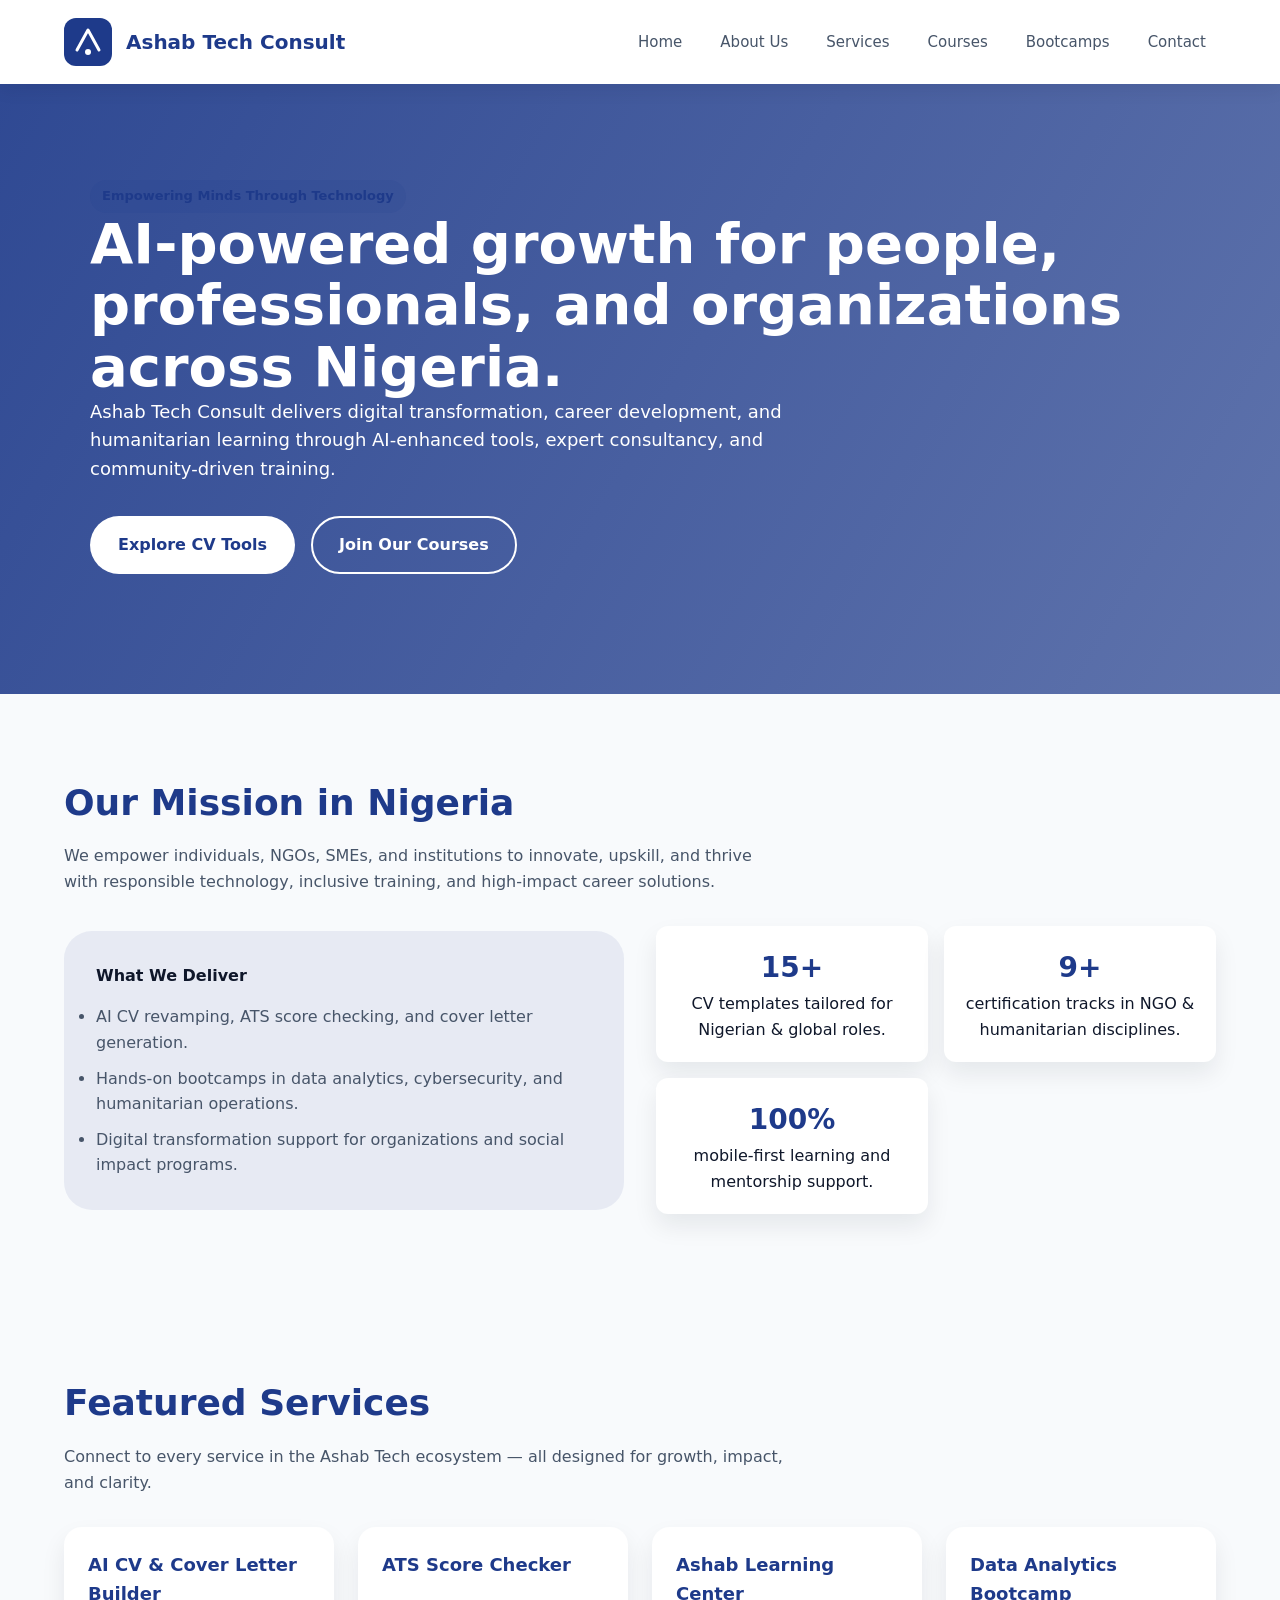
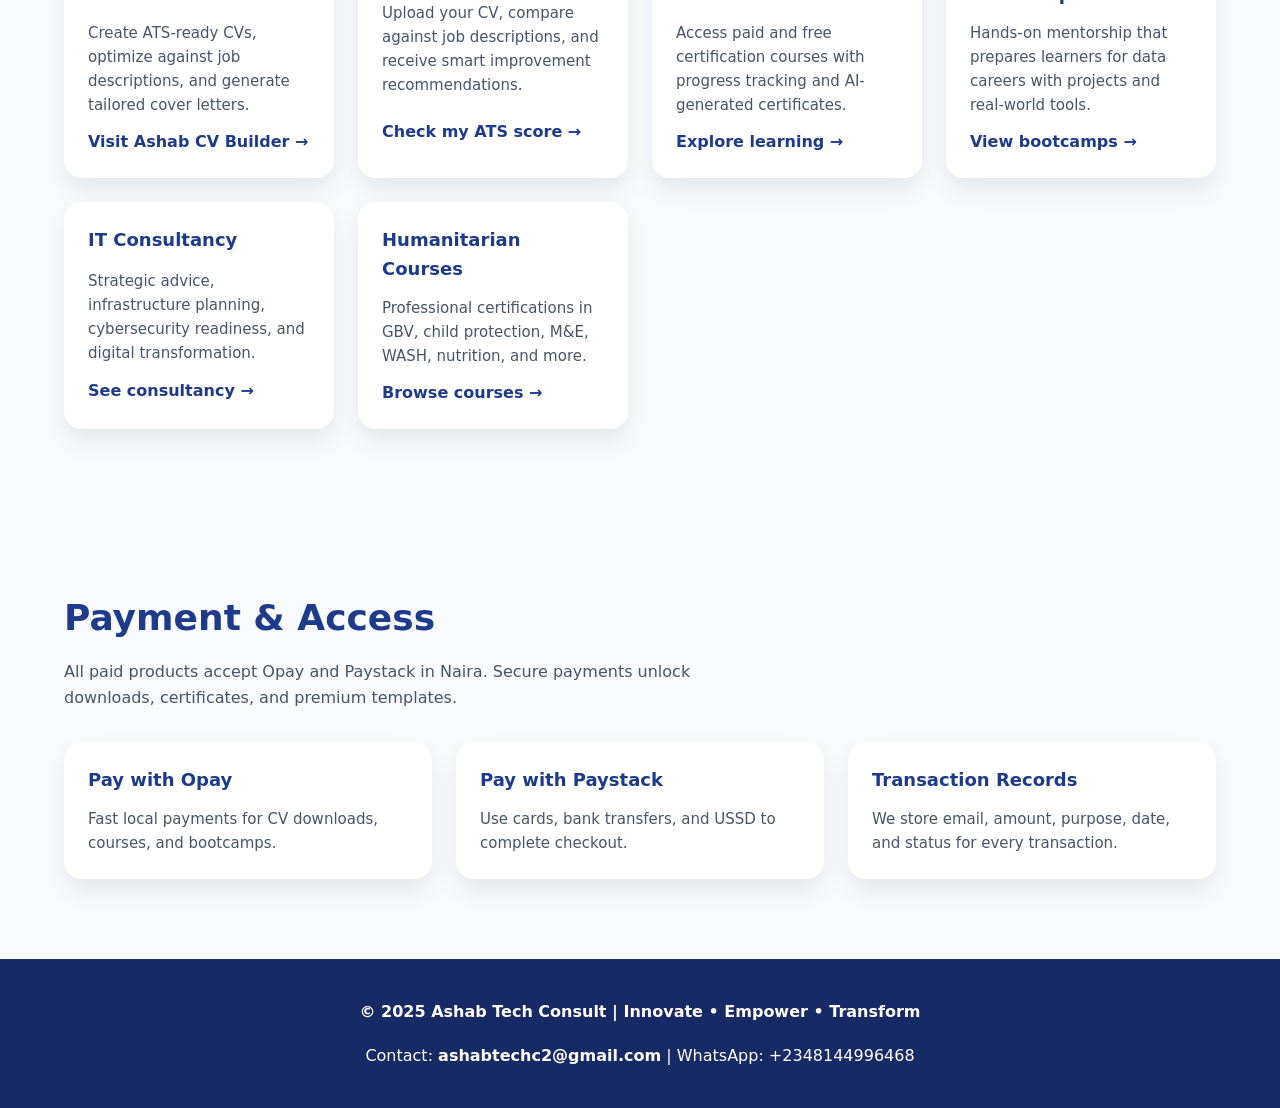
<file: index.html>
<!DOCTYPE html>
<html lang="en">
  <head>
    <meta charset="UTF-8" />
    <meta name="viewport" content="width=device-width, initial-scale=1.0" />
    <title>Ashab Tech Consult | Empowering Minds Through Technology</title>
    <meta
      name="description"
      content="Ashab Tech Consult is a Nigerian technology, innovation, and learning hub delivering AI-powered CV tools, cybersecurity, data analytics, tech training, and humanitarian certification programs."
    />
    <link rel="stylesheet" href="assets/css/styles.css" />
  </head>
  <body>
    <header>
      <nav class="navbar">
        <div class="brand">
          <img src="assets/images/logo-placeholder.svg" alt="Ashab Tech Consult logo placeholder" />
          <h1>Ashab Tech Consult</h1>
        </div>
        <div class="nav-links">
          <a href="index.html">Home</a>
          <a href="about.html">About Us</a>
          <a href="services.html">Services</a>
          <a href="courses.html">Courses</a>
          <a href="bootcamps.html">Bootcamps</a>
          <a href="contact.html">Contact</a>
        </div>
      </nav>
    </header>

    <section class="hero">
      <div class="hero-content">
        <div>
          <span class="badge">Empowering Minds Through Technology</span>
          <h2>AI-powered growth for people, professionals, and organizations across Nigeria.</h2>
          <p>
            Ashab Tech Consult delivers digital transformation, career development, and humanitarian learning through
            AI-enhanced tools, expert consultancy, and community-driven training.
          </p>
        </div>
        <div class="hero-cta">
          <a class="button primary" href="cv/index.html">Explore CV Tools</a>
          <a class="button secondary" href="courses.html">Join Our Courses</a>
        </div>
      </div>
    </section>

    <section class="section">
      <div class="section-header">
        <h3>Our Mission in Nigeria</h3>
        <p>
          We empower individuals, NGOs, SMEs, and institutions to innovate, upskill, and thrive with responsible
          technology, inclusive training, and high-impact career solutions.
        </p>
      </div>
      <div class="two-column">
        <div class="highlight">
          <h4>What We Deliver</h4>
          <ul class="list">
            <li>AI CV revamping, ATS score checking, and cover letter generation.</li>
            <li>Hands-on bootcamps in data analytics, cybersecurity, and humanitarian operations.</li>
            <li>Digital transformation support for organizations and social impact programs.</li>
          </ul>
        </div>
        <div class="stat-grid">
          <div class="stat">
            <span>15+</span>
            CV templates tailored for Nigerian & global roles.
          </div>
          <div class="stat">
            <span>9+</span>
            certification tracks in NGO & humanitarian disciplines.
          </div>
          <div class="stat">
            <span>100%</span>
            mobile-first learning and mentorship support.
          </div>
        </div>
      </div>
    </section>

    <section class="section">
      <div class="section-header">
        <h3>Featured Services</h3>
        <p>Connect to every service in the Ashab Tech ecosystem — all designed for growth, impact, and clarity.</p>
      </div>
      <div class="card-grid">
        <div class="card">
          <h4>AI CV & Cover Letter Builder</h4>
          <p>Create ATS-ready CVs, optimize against job descriptions, and generate tailored cover letters.</p>
          <a href="cv/index.html">Visit Ashab CV Builder →</a>
        </div>
        <div class="card">
          <h4>ATS Score Checker</h4>
          <p>Upload your CV, compare against job descriptions, and receive smart improvement recommendations.</p>
          <a href="ats/index.html">Check my ATS score →</a>
        </div>
        <div class="card">
          <h4>Ashab Learning Center</h4>
          <p>Access paid and free certification courses with progress tracking and AI-generated certificates.</p>
          <a href="learn/index.html">Explore learning →</a>
        </div>
        <div class="card">
          <h4>Data Analytics Bootcamp</h4>
          <p>Hands-on mentorship that prepares learners for data careers with projects and real-world tools.</p>
          <a href="bootcamps.html">View bootcamps →</a>
        </div>
        <div class="card">
          <h4>IT Consultancy</h4>
          <p>Strategic advice, infrastructure planning, cybersecurity readiness, and digital transformation.</p>
          <a href="services.html">See consultancy →</a>
        </div>
        <div class="card">
          <h4>Humanitarian Courses</h4>
          <p>Professional certifications in GBV, child protection, M&amp;E, WASH, nutrition, and more.</p>
          <a href="courses.html">Browse courses →</a>
        </div>
      </div>
    </section>

    <section class="section">
      <div class="section-header">
        <h3>Payment & Access</h3>
        <p>
          All paid products accept Opay and Paystack in Naira. Secure payments unlock downloads, certificates, and
          premium templates.
        </p>
      </div>
      <div class="card-grid">
        <div class="card">
          <h4>Pay with Opay</h4>
          <p>Fast local payments for CV downloads, courses, and bootcamps.</p>
        </div>
        <div class="card">
          <h4>Pay with Paystack</h4>
          <p>Use cards, bank transfers, and USSD to complete checkout.</p>
        </div>
        <div class="card">
          <h4>Transaction Records</h4>
          <p>We store email, amount, purpose, date, and status for every transaction.</p>
        </div>
      </div>
    </section>

    <footer class="footer">
      <div class="footer-content">
        <strong>© 2025 Ashab Tech Consult | Innovate • Empower • Transform</strong>
        <span>Contact: <a href="mailto:ashabtechc2@gmail.com">ashabtechc2@gmail.com</a> | WhatsApp: +2348144996468</span>
      </div>
    </footer>
  </body>
</html>
</file>
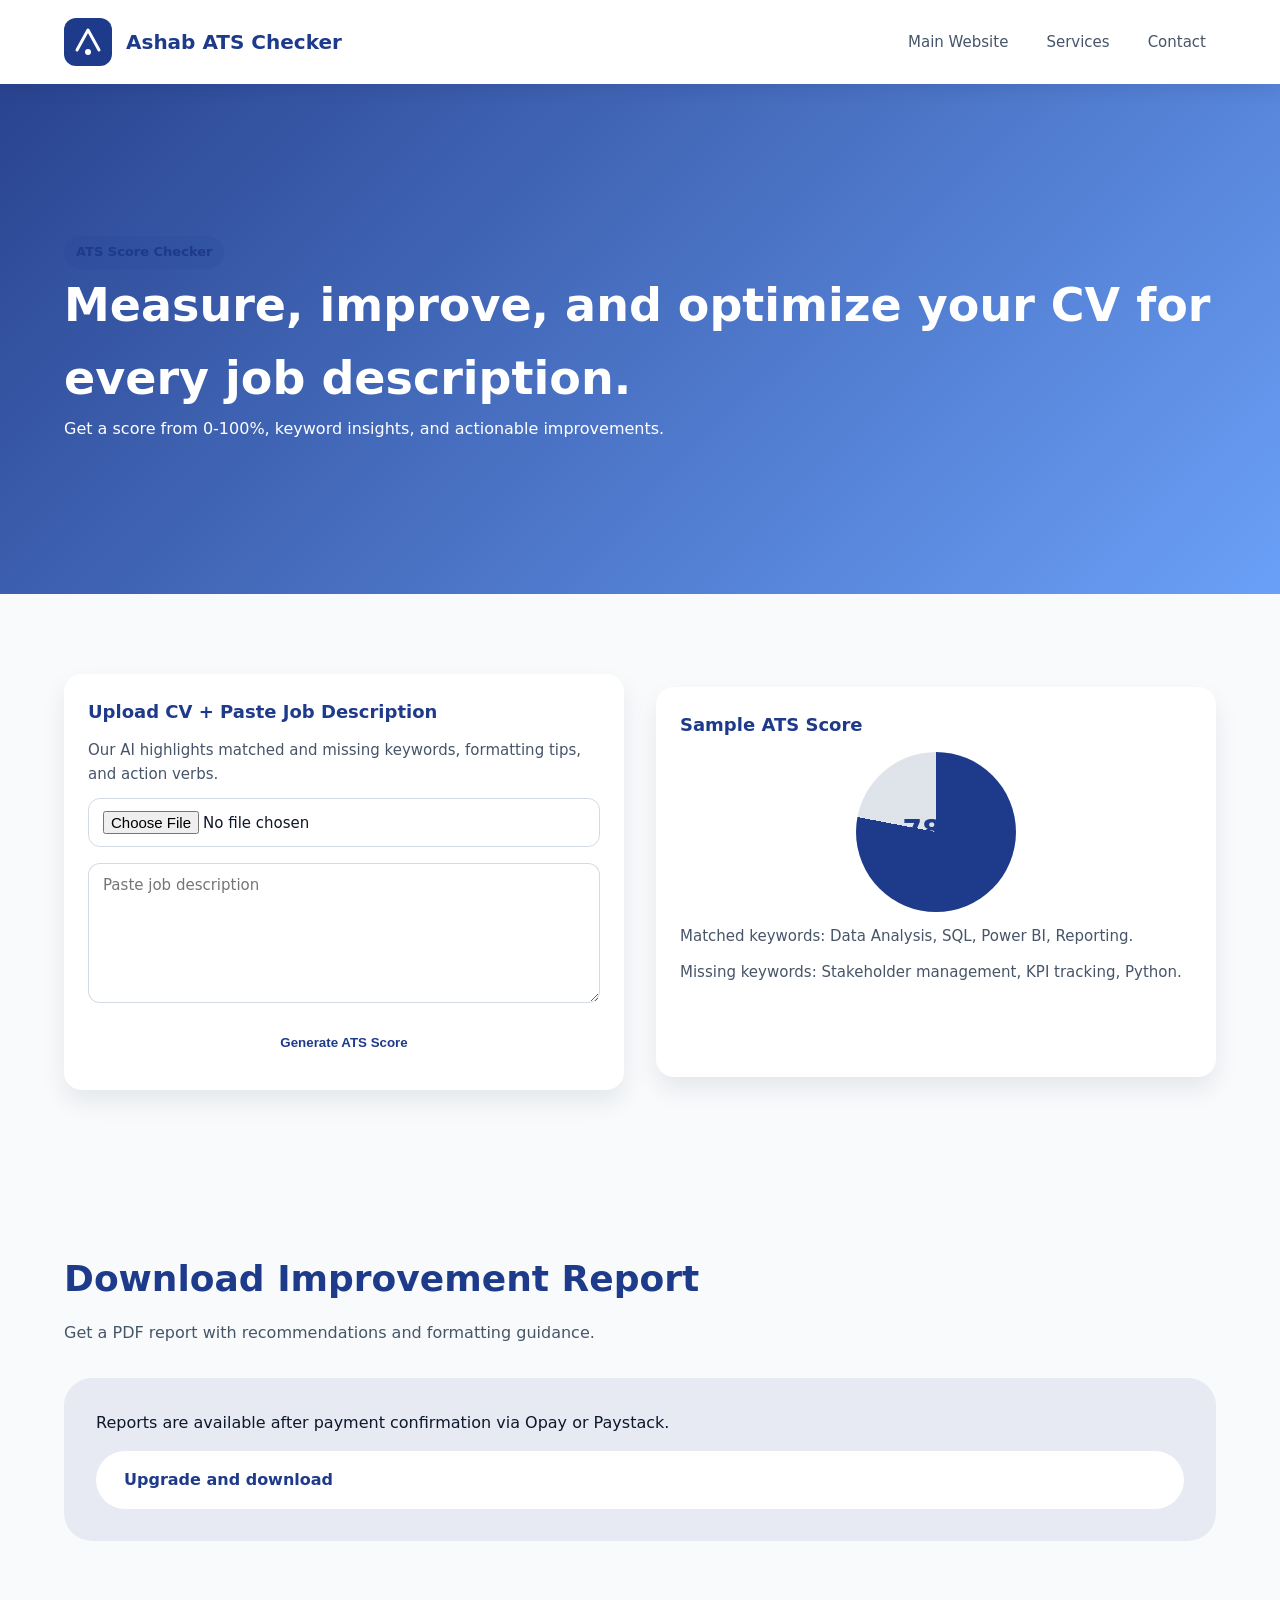
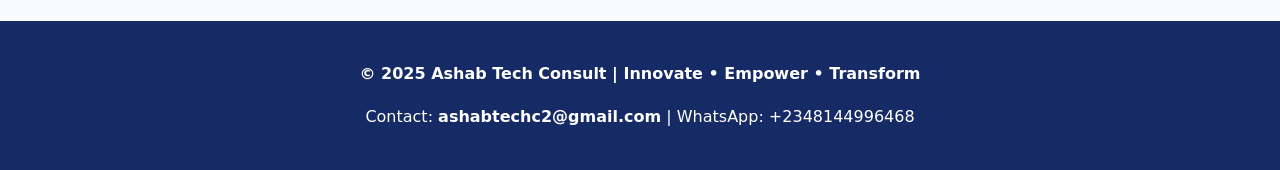
<file: ats/index.html>
<!DOCTYPE html>
<html lang="en">
  <head>
    <meta charset="UTF-8" />
    <meta name="viewport" content="width=device-width, initial-scale=1.0" />
    <title>Ashab ATS Checker | CV Compatibility Score</title>
    <meta
      name="description"
      content="Upload your CV and job description to get an AI-generated ATS score, keyword highlights, and improvement report."
    />
    <link rel="stylesheet" href="../assets/css/styles.css" />
  </head>
  <body>
    <header>
      <nav class="navbar">
        <div class="brand">
          <img src="../assets/images/logo-placeholder.svg" alt="Ashab Tech Consult logo placeholder" />
          <h1>Ashab ATS Checker</h1>
        </div>
        <div class="nav-links">
          <a href="../index.html">Main Website</a>
          <a href="../services.html">Services</a>
          <a href="../contact.html">Contact</a>
        </div>
      </nav>
    </header>

    <section class="sub-hero">
      <div class="section">
        <span class="badge">ATS Score Checker</span>
        <h2>Measure, improve, and optimize your CV for every job description.</h2>
        <p>Get a score from 0-100%, keyword insights, and actionable improvements.</p>
      </div>
    </section>

    <section class="section">
      <div class="two-column">
        <div class="card">
          <h4>Upload CV + Paste Job Description</h4>
          <p>Our AI highlights matched and missing keywords, formatting tips, and action verbs.</p>
          <form class="form">
            <input type="file" name="cv" accept=".pdf,.doc,.docx" required />
            <textarea name="jobDescription" placeholder="Paste job description" required></textarea>
            <button class="button primary" type="submit">Generate ATS Score</button>
          </form>
        </div>
        <div class="card">
          <h4>Sample ATS Score</h4>
          <div class="progress-circle">
            <span>78%</span>
          </div>
          <p>Matched keywords: Data Analysis, SQL, Power BI, Reporting.</p>
          <p>Missing keywords: Stakeholder management, KPI tracking, Python.</p>
          <a class="button secondary" href="../cv/index.html">Improve My CV</a>
        </div>
      </div>
    </section>

    <section class="section">
      <div class="section-header">
        <h3>Download Improvement Report</h3>
        <p>Get a PDF report with recommendations and formatting guidance.</p>
      </div>
      <div class="highlight">
        <p>Reports are available after payment confirmation via Opay or Paystack.</p>
        <a class="button primary" href="../cv/index.html">Upgrade and download</a>
      </div>
    </section>

    <footer class="footer">
      <div class="footer-content">
        <strong>© 2025 Ashab Tech Consult | Innovate • Empower • Transform</strong>
        <span>Contact: <a href="mailto:ashabtechc2@gmail.com">ashabtechc2@gmail.com</a> | WhatsApp: +2348144996468</span>
      </div>
    </footer>
  </body>
</html>
</file>
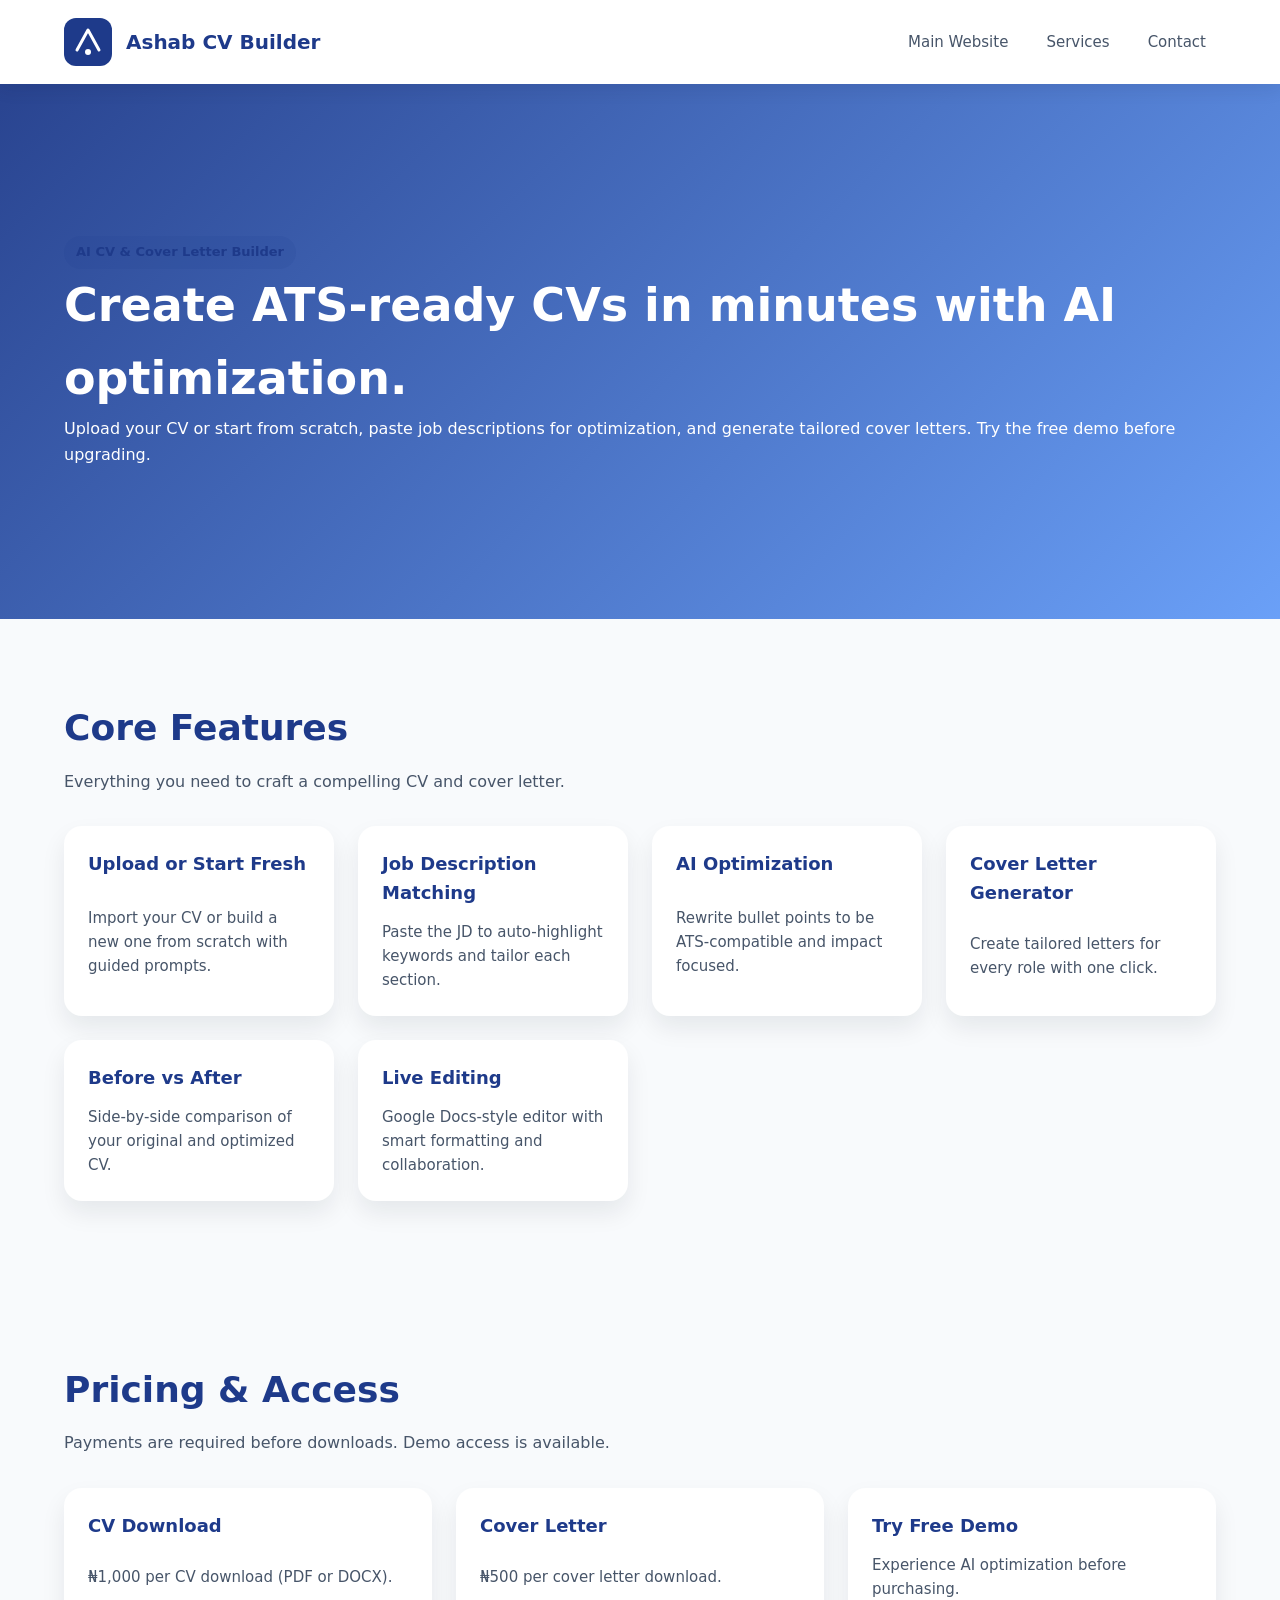
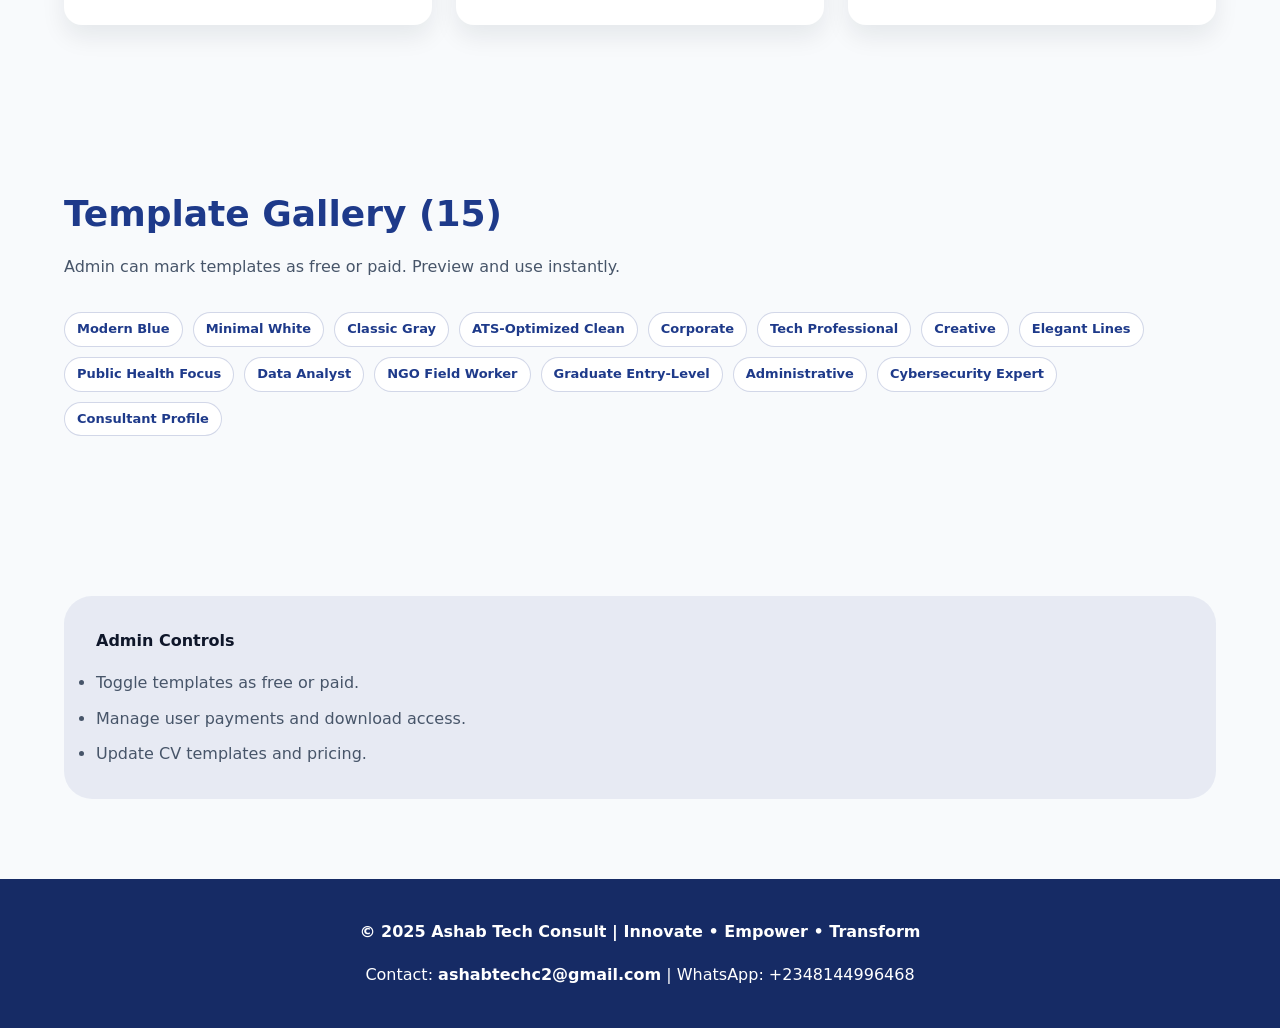
<file: cv/index.html>
<!DOCTYPE html>
<html lang="en">
  <head>
    <meta charset="UTF-8" />
    <meta name="viewport" content="width=device-width, initial-scale=1.0" />
    <title>Ashab CV Builder | AI CV & Cover Letter Tools</title>
    <meta
      name="description"
      content="Ashab CV Builder is an AI-powered CV and cover letter platform with ATS optimization, live editing, and premium templates."
    />
    <link rel="stylesheet" href="../assets/css/styles.css" />
  </head>
  <body>
    <header>
      <nav class="navbar">
        <div class="brand">
          <img src="../assets/images/logo-placeholder.svg" alt="Ashab Tech Consult logo placeholder" />
          <h1>Ashab CV Builder</h1>
        </div>
        <div class="nav-links">
          <a href="../index.html">Main Website</a>
          <a href="../services.html">Services</a>
          <a href="../contact.html">Contact</a>
        </div>
      </nav>
    </header>

    <section class="sub-hero">
      <div class="section">
        <span class="badge">AI CV & Cover Letter Builder</span>
        <h2>Create ATS-ready CVs in minutes with AI optimization.</h2>
        <p>
          Upload your CV or start from scratch, paste job descriptions for optimization, and generate tailored cover
          letters. Try the free demo before upgrading.
        </p>
      </div>
    </section>

    <section class="section">
      <div class="section-header">
        <h3>Core Features</h3>
        <p>Everything you need to craft a compelling CV and cover letter.</p>
      </div>
      <div class="card-grid">
        <div class="card">
          <h4>Upload or Start Fresh</h4>
          <p>Import your CV or build a new one from scratch with guided prompts.</p>
        </div>
        <div class="card">
          <h4>Job Description Matching</h4>
          <p>Paste the JD to auto-highlight keywords and tailor each section.</p>
        </div>
        <div class="card">
          <h4>AI Optimization</h4>
          <p>Rewrite bullet points to be ATS-compatible and impact focused.</p>
        </div>
        <div class="card">
          <h4>Cover Letter Generator</h4>
          <p>Create tailored letters for every role with one click.</p>
        </div>
        <div class="card">
          <h4>Before vs After</h4>
          <p>Side-by-side comparison of your original and optimized CV.</p>
        </div>
        <div class="card">
          <h4>Live Editing</h4>
          <p>Google Docs-style editor with smart formatting and collaboration.</p>
        </div>
      </div>
    </section>

    <section class="section">
      <div class="section-header">
        <h3>Pricing & Access</h3>
        <p>Payments are required before downloads. Demo access is available.</p>
      </div>
      <div class="card-grid">
        <div class="card">
          <h4>CV Download</h4>
          <p>₦1,000 per CV download (PDF or DOCX).</p>
        </div>
        <div class="card">
          <h4>Cover Letter</h4>
          <p>₦500 per cover letter download.</p>
        </div>
        <div class="card">
          <h4>Try Free Demo</h4>
          <p>Experience AI optimization before purchasing.</p>
        </div>
      </div>
    </section>

    <section class="section">
      <div class="section-header">
        <h3>Template Gallery (15)</h3>
        <p>Admin can mark templates as free or paid. Preview and use instantly.</p>
      </div>
      <div class="tag-grid">
        <span class="tag">Modern Blue</span>
        <span class="tag">Minimal White</span>
        <span class="tag">Classic Gray</span>
        <span class="tag">ATS-Optimized Clean</span>
        <span class="tag">Corporate</span>
        <span class="tag">Tech Professional</span>
        <span class="tag">Creative</span>
        <span class="tag">Elegant Lines</span>
        <span class="tag">Public Health Focus</span>
        <span class="tag">Data Analyst</span>
        <span class="tag">NGO Field Worker</span>
        <span class="tag">Graduate Entry-Level</span>
        <span class="tag">Administrative</span>
        <span class="tag">Cybersecurity Expert</span>
        <span class="tag">Consultant Profile</span>
      </div>
    </section>

    <section class="section">
      <div class="highlight">
        <h4>Admin Controls</h4>
        <ul class="list">
          <li>Toggle templates as free or paid.</li>
          <li>Manage user payments and download access.</li>
          <li>Update CV templates and pricing.</li>
        </ul>
      </div>
    </section>

    <footer class="footer">
      <div class="footer-content">
        <strong>© 2025 Ashab Tech Consult | Innovate • Empower • Transform</strong>
        <span>Contact: <a href="mailto:ashabtechc2@gmail.com">ashabtechc2@gmail.com</a> | WhatsApp: +2348144996468</span>
      </div>
    </footer>
  </body>
</html>
</file>
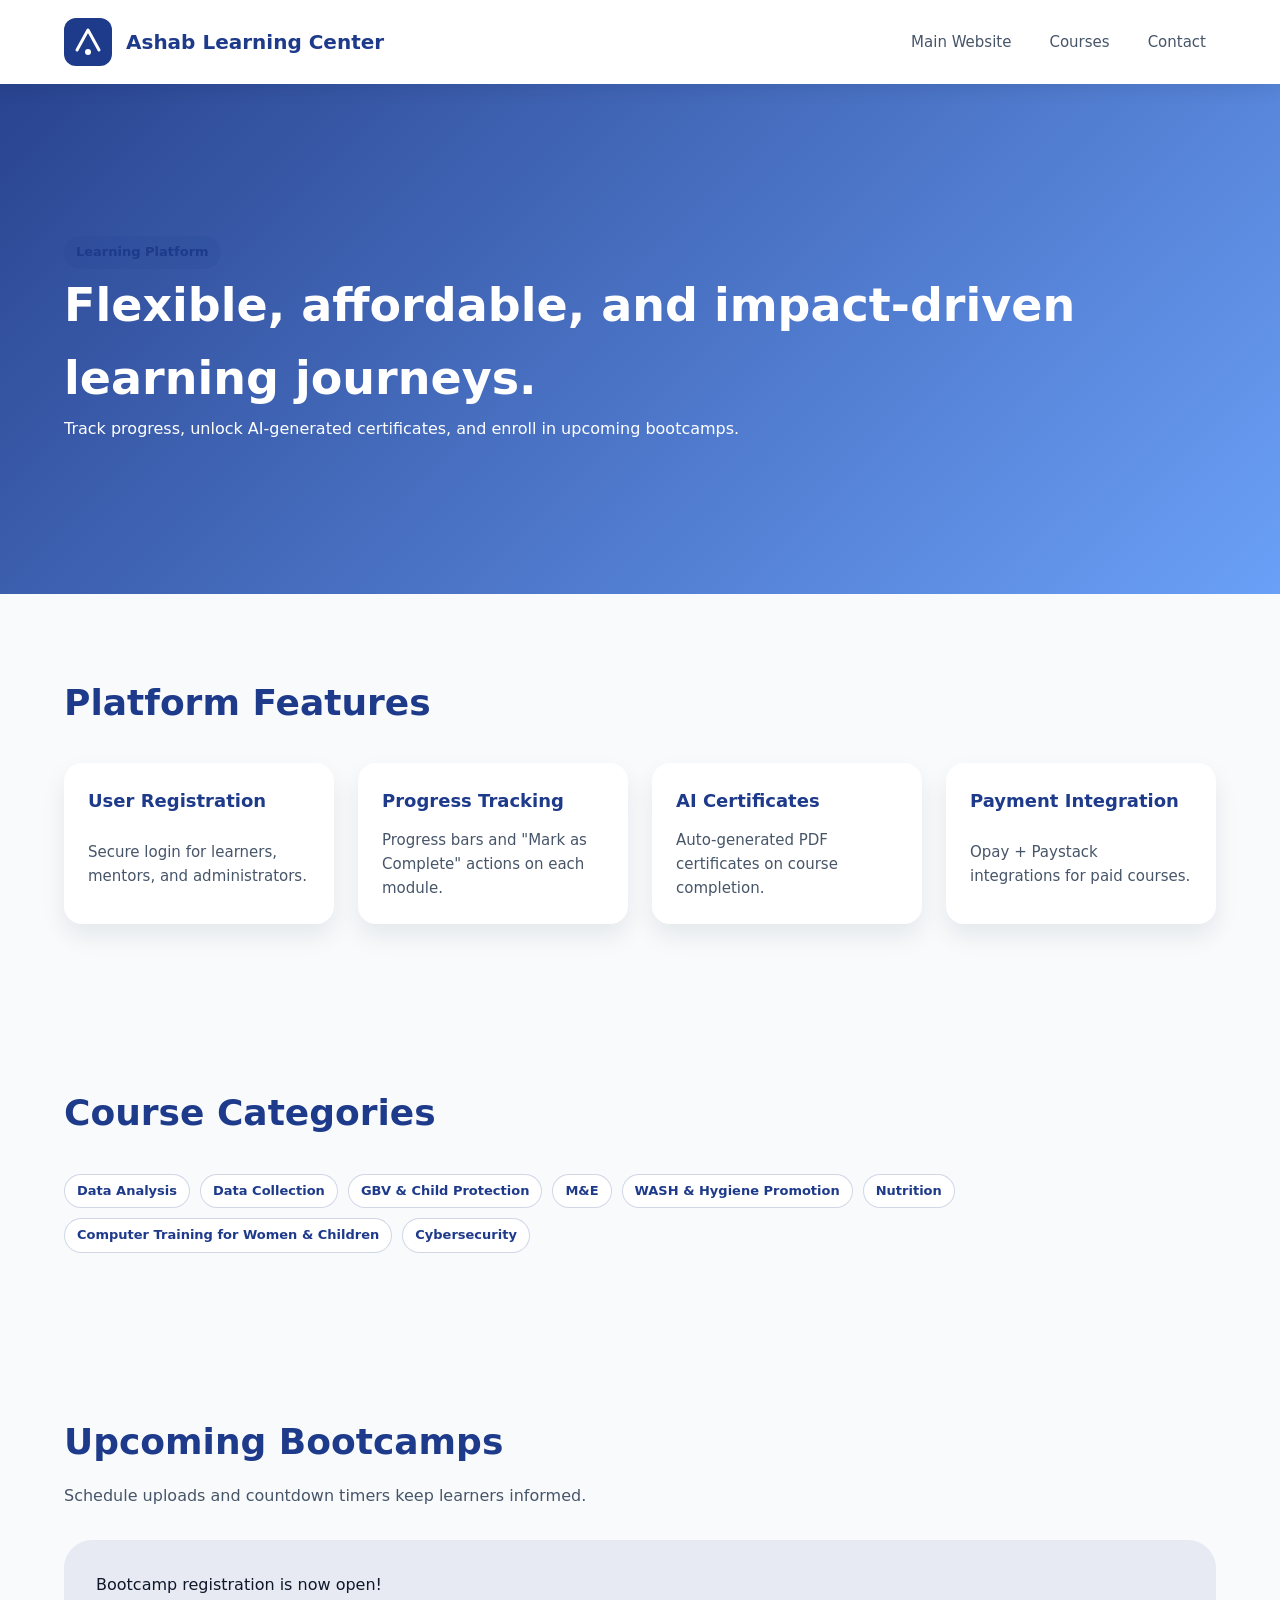
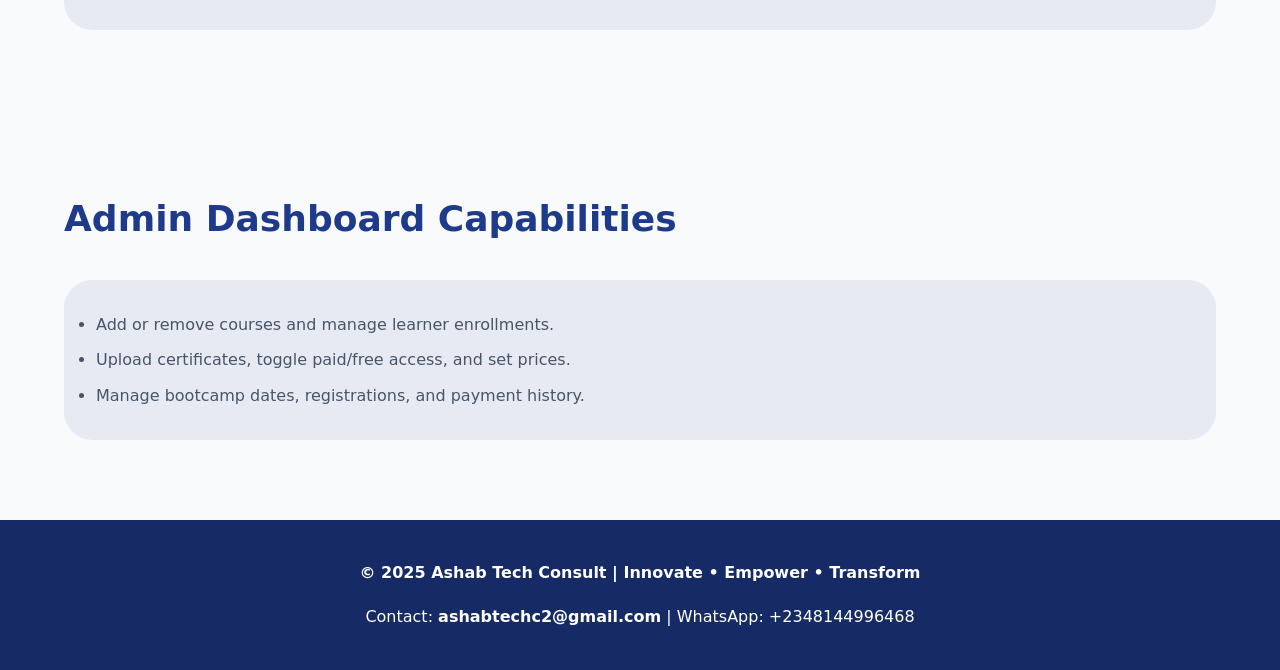
<file: learn/index.html>
<!DOCTYPE html>
<html lang="en">
  <head>
    <meta charset="UTF-8" />
    <meta name="viewport" content="width=device-width, initial-scale=1.0" />
    <title>Ashab Learning Center | Courses & Certifications</title>
    <meta
      name="description"
      content="Ashab Learning Center delivers online courses, progress tracking, AI-generated certificates, and bootcamp scheduling."
    />
    <link rel="stylesheet" href="../assets/css/styles.css" />
  </head>
  <body>
    <header>
      <nav class="navbar">
        <div class="brand">
          <img src="../assets/images/logo-placeholder.svg" alt="Ashab Tech Consult logo placeholder" />
          <h1>Ashab Learning Center</h1>
        </div>
        <div class="nav-links">
          <a href="../index.html">Main Website</a>
          <a href="../courses.html">Courses</a>
          <a href="../contact.html">Contact</a>
        </div>
      </nav>
    </header>

    <section class="sub-hero">
      <div class="section">
        <span class="badge">Learning Platform</span>
        <h2>Flexible, affordable, and impact-driven learning journeys.</h2>
        <p>Track progress, unlock AI-generated certificates, and enroll in upcoming bootcamps.</p>
      </div>
    </section>

    <section class="section">
      <div class="section-header">
        <h3>Platform Features</h3>
      </div>
      <div class="card-grid">
        <div class="card">
          <h4>User Registration</h4>
          <p>Secure login for learners, mentors, and administrators.</p>
        </div>
        <div class="card">
          <h4>Progress Tracking</h4>
          <p>Progress bars and "Mark as Complete" actions on each module.</p>
        </div>
        <div class="card">
          <h4>AI Certificates</h4>
          <p>Auto-generated PDF certificates on course completion.</p>
        </div>
        <div class="card">
          <h4>Payment Integration</h4>
          <p>Opay + Paystack integrations for paid courses.</p>
        </div>
      </div>
    </section>

    <section class="section">
      <div class="section-header">
        <h3>Course Categories</h3>
      </div>
      <div class="tag-grid">
        <span class="tag">Data Analysis</span>
        <span class="tag">Data Collection</span>
        <span class="tag">GBV & Child Protection</span>
        <span class="tag">M&amp;E</span>
        <span class="tag">WASH & Hygiene Promotion</span>
        <span class="tag">Nutrition</span>
        <span class="tag">Computer Training for Women & Children</span>
        <span class="tag">Cybersecurity</span>
      </div>
    </section>

    <section class="section">
      <div class="section-header">
        <h3>Upcoming Bootcamps</h3>
        <p>Schedule uploads and countdown timers keep learners informed.</p>
      </div>
      <div class="highlight" data-countdown="2025-04-20T09:00:00">
        Countdown loading...
      </div>
    </section>

    <section class="section">
      <div class="section-header">
        <h3>Admin Dashboard Capabilities</h3>
      </div>
      <div class="highlight">
        <ul class="list">
          <li>Add or remove courses and manage learner enrollments.</li>
          <li>Upload certificates, toggle paid/free access, and set prices.</li>
          <li>Manage bootcamp dates, registrations, and payment history.</li>
        </ul>
      </div>
    </section>

    <footer class="footer">
      <div class="footer-content">
        <strong>© 2025 Ashab Tech Consult | Innovate • Empower • Transform</strong>
        <span>Contact: <a href="mailto:ashabtechc2@gmail.com">ashabtechc2@gmail.com</a> | WhatsApp: +2348144996468</span>
      </div>
    </footer>

    <script src="../assets/js/main.js"></script>
  </body>
</html>
</file>
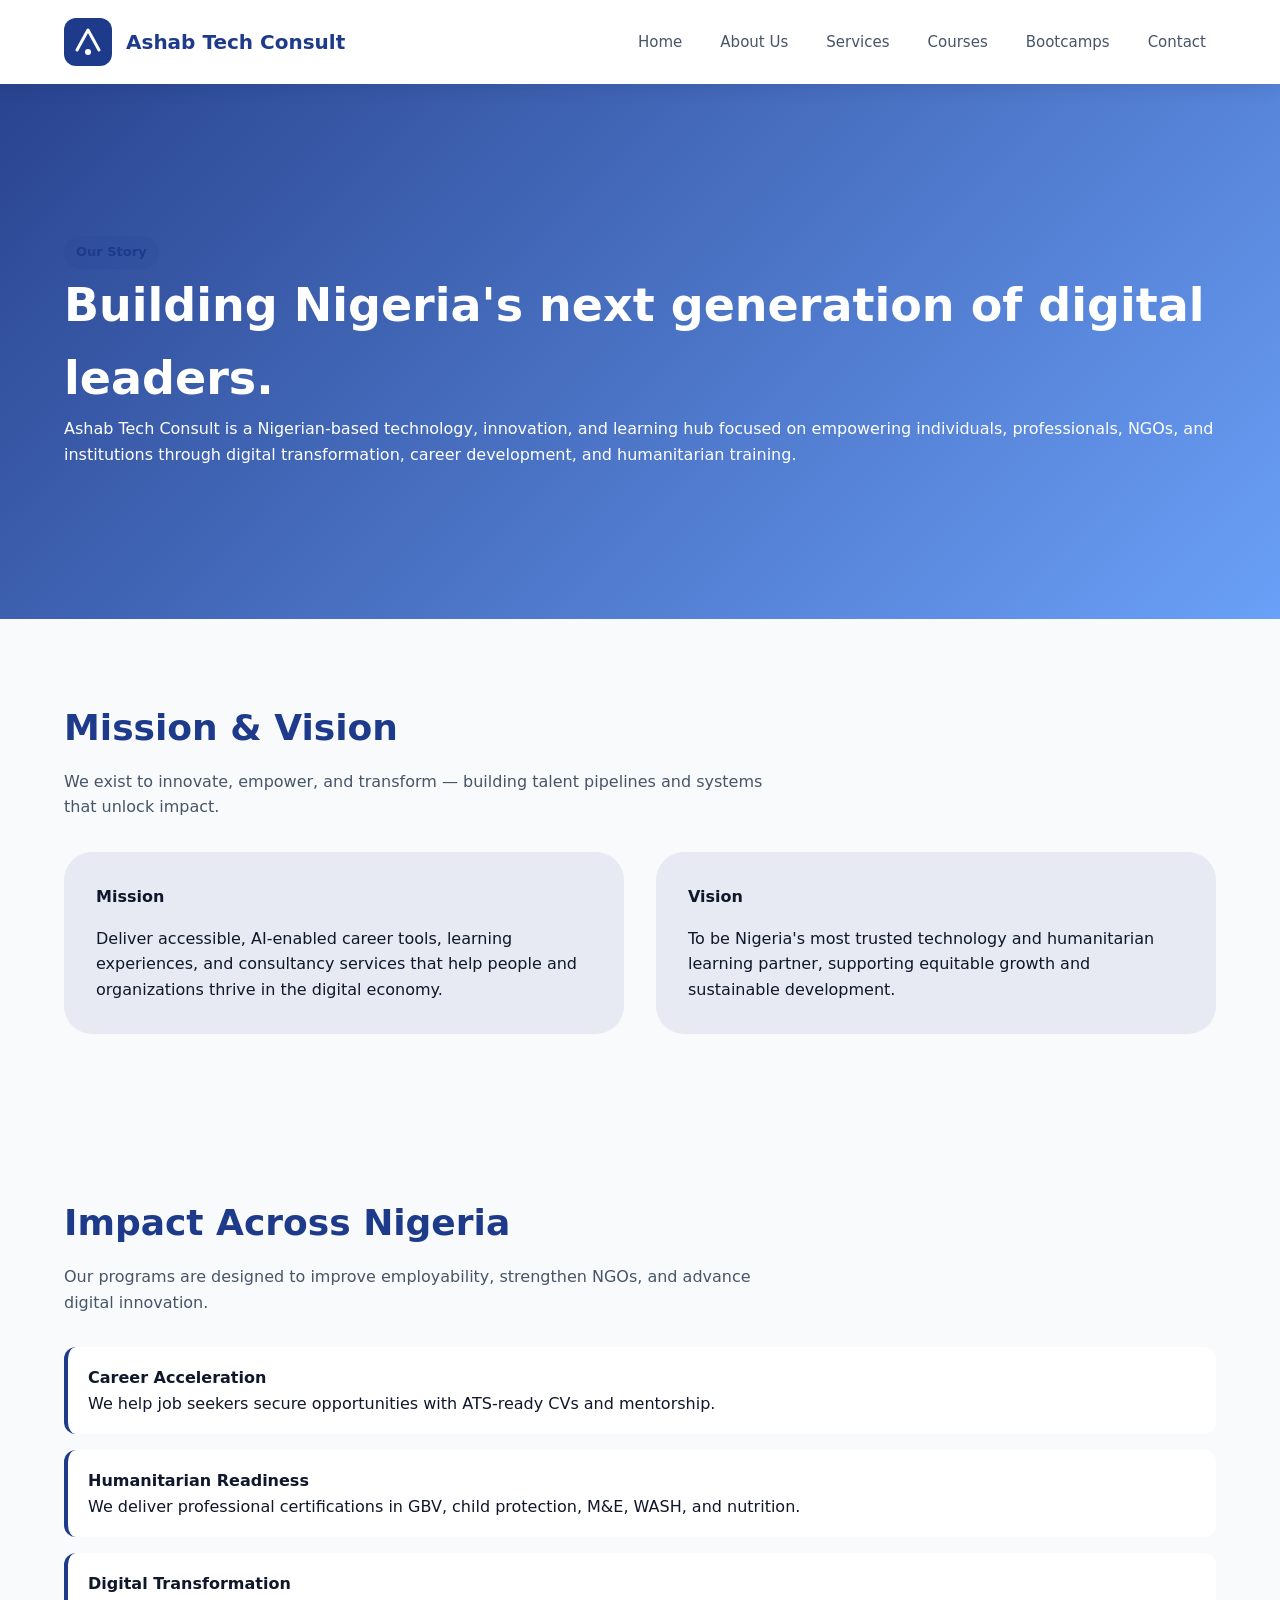
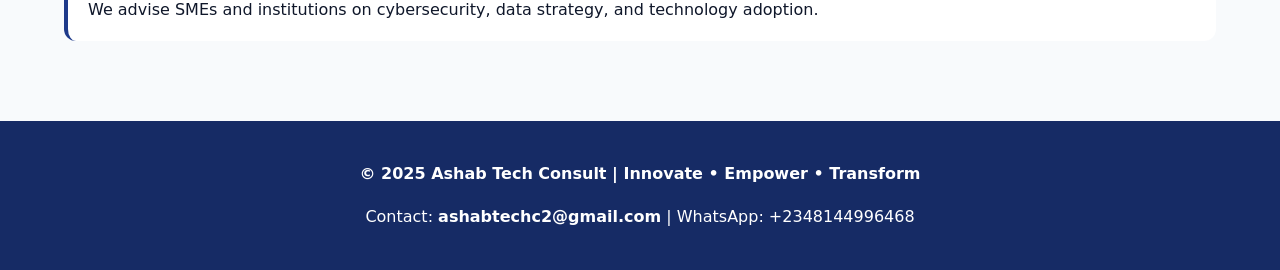
<file: about.html>
<!DOCTYPE html>
<html lang="en">
  <head>
    <meta charset="UTF-8" />
    <meta name="viewport" content="width=device-width, initial-scale=1.0" />
    <title>About Us | Ashab Tech Consult</title>
    <meta
      name="description"
      content="Learn about Ashab Tech Consult's mission, story, and impact as a Nigerian innovation, tech training, and digital transformation hub."
    />
    <link rel="stylesheet" href="assets/css/styles.css" />
  </head>
  <body>
    <header>
      <nav class="navbar">
        <div class="brand">
          <img src="assets/images/logo-placeholder.svg" alt="Ashab Tech Consult logo placeholder" />
          <h1>Ashab Tech Consult</h1>
        </div>
        <div class="nav-links">
          <a href="index.html">Home</a>
          <a href="about.html">About Us</a>
          <a href="services.html">Services</a>
          <a href="courses.html">Courses</a>
          <a href="bootcamps.html">Bootcamps</a>
          <a href="contact.html">Contact</a>
        </div>
      </nav>
    </header>

    <section class="sub-hero">
      <div class="section">
        <span class="badge">Our Story</span>
        <h2>Building Nigeria's next generation of digital leaders.</h2>
        <p>
          Ashab Tech Consult is a Nigerian-based technology, innovation, and learning hub focused on empowering
          individuals, professionals, NGOs, and institutions through digital transformation, career development, and
          humanitarian training.
        </p>
      </div>
    </section>

    <section class="section">
      <div class="section-header">
        <h3>Mission & Vision</h3>
        <p>We exist to innovate, empower, and transform — building talent pipelines and systems that unlock impact.</p>
      </div>
      <div class="two-column">
        <div class="highlight">
          <h4>Mission</h4>
          <p>
            Deliver accessible, AI-enabled career tools, learning experiences, and consultancy services that help people
            and organizations thrive in the digital economy.
          </p>
        </div>
        <div class="highlight">
          <h4>Vision</h4>
          <p>
            To be Nigeria's most trusted technology and humanitarian learning partner, supporting equitable growth and
            sustainable development.
          </p>
        </div>
      </div>
    </section>

    <section class="section">
      <div class="section-header">
        <h3>Impact Across Nigeria</h3>
        <p>Our programs are designed to improve employability, strengthen NGOs, and advance digital innovation.</p>
      </div>
      <div class="timeline">
        <div class="timeline-item">
          <strong>Career Acceleration</strong>
          <p>We help job seekers secure opportunities with ATS-ready CVs and mentorship.</p>
        </div>
        <div class="timeline-item">
          <strong>Humanitarian Readiness</strong>
          <p>We deliver professional certifications in GBV, child protection, M&amp;E, WASH, and nutrition.</p>
        </div>
        <div class="timeline-item">
          <strong>Digital Transformation</strong>
          <p>We advise SMEs and institutions on cybersecurity, data strategy, and technology adoption.</p>
        </div>
      </div>
    </section>

    <footer class="footer">
      <div class="footer-content">
        <strong>© 2025 Ashab Tech Consult | Innovate • Empower • Transform</strong>
        <span>Contact: <a href="mailto:ashabtechc2@gmail.com">ashabtechc2@gmail.com</a> | WhatsApp: +2348144996468</span>
      </div>
    </footer>
  </body>
</html>
</file>
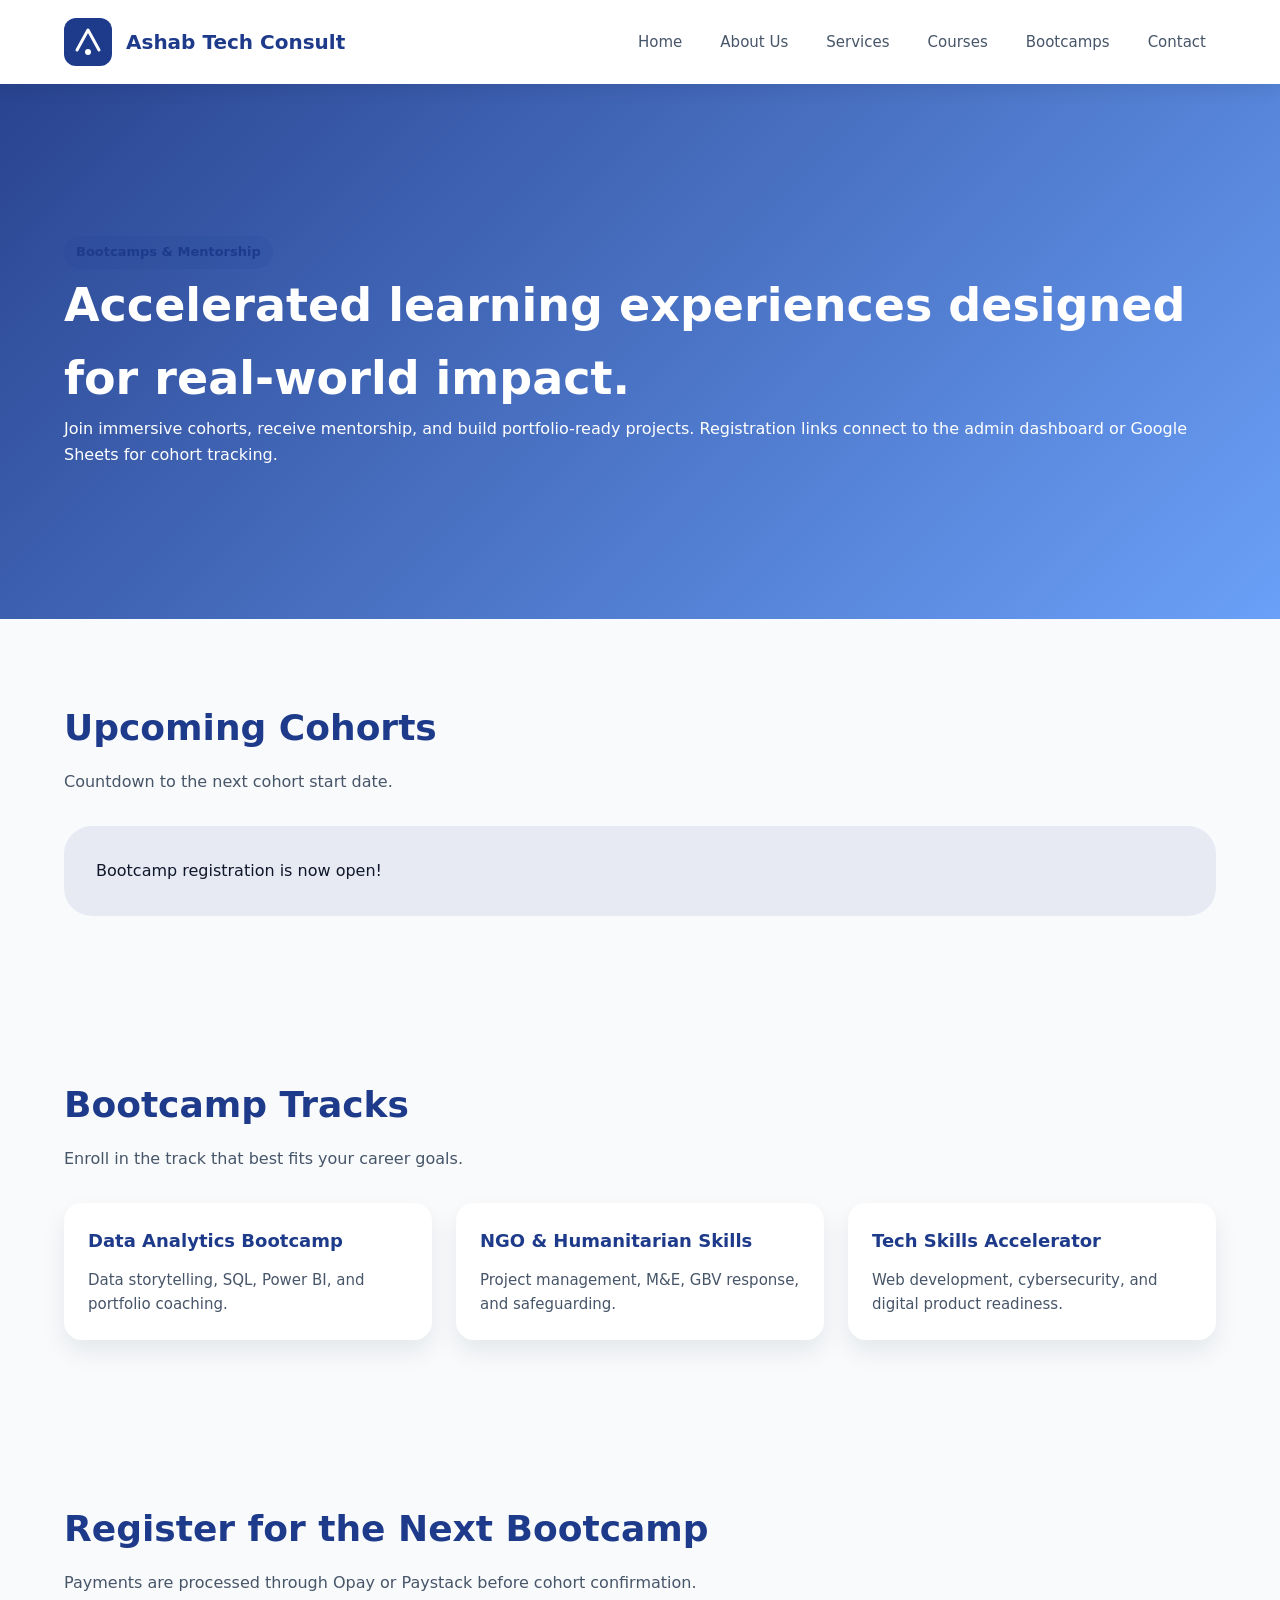
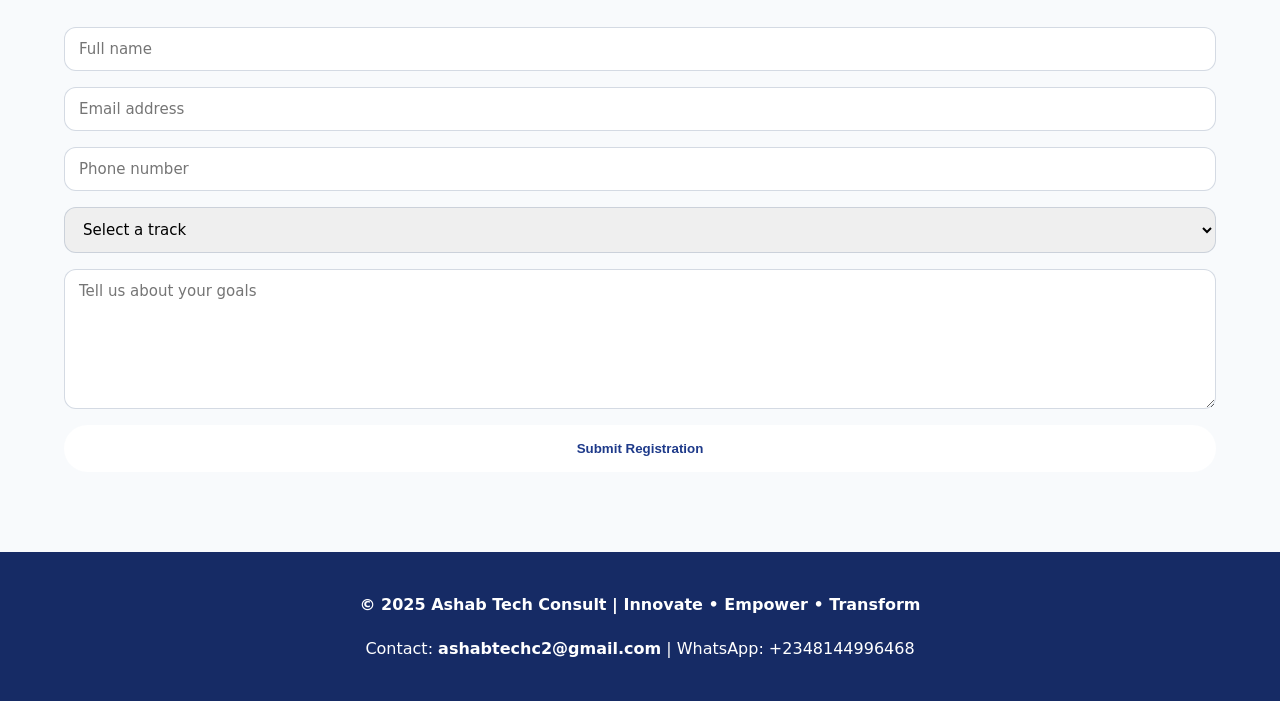
<file: bootcamps.html>
<!DOCTYPE html>
<html lang="en">
  <head>
    <meta charset="UTF-8" />
    <meta name="viewport" content="width=device-width, initial-scale=1.0" />
    <title>Bootcamps & Mentorship | Ashab Tech Consult</title>
    <meta
      name="description"
      content="Join Ashab Tech Consult bootcamps in data analytics, NGO & humanitarian skills, and tech training with mentorship and career support."
    />
    <link rel="stylesheet" href="assets/css/styles.css" />
  </head>
  <body>
    <header>
      <nav class="navbar">
        <div class="brand">
          <img src="assets/images/logo-placeholder.svg" alt="Ashab Tech Consult logo placeholder" />
          <h1>Ashab Tech Consult</h1>
        </div>
        <div class="nav-links">
          <a href="index.html">Home</a>
          <a href="about.html">About Us</a>
          <a href="services.html">Services</a>
          <a href="courses.html">Courses</a>
          <a href="bootcamps.html">Bootcamps</a>
          <a href="contact.html">Contact</a>
        </div>
      </nav>
    </header>

    <section class="sub-hero">
      <div class="section">
        <span class="badge">Bootcamps & Mentorship</span>
        <h2>Accelerated learning experiences designed for real-world impact.</h2>
        <p>
          Join immersive cohorts, receive mentorship, and build portfolio-ready projects. Registration links connect to
          the admin dashboard or Google Sheets for cohort tracking.
        </p>
      </div>
    </section>

    <section class="section">
      <div class="section-header">
        <h3>Upcoming Cohorts</h3>
        <p>Countdown to the next cohort start date.</p>
      </div>
      <div class="highlight" data-countdown="2025-03-15T09:00:00">
        Countdown loading...
      </div>
    </section>

    <section class="section">
      <div class="section-header">
        <h3>Bootcamp Tracks</h3>
        <p>Enroll in the track that best fits your career goals.</p>
      </div>
      <div class="card-grid">
        <div class="card">
          <h4>Data Analytics Bootcamp</h4>
          <p>Data storytelling, SQL, Power BI, and portfolio coaching.</p>
        </div>
        <div class="card">
          <h4>NGO & Humanitarian Skills</h4>
          <p>Project management, M&amp;E, GBV response, and safeguarding.</p>
        </div>
        <div class="card">
          <h4>Tech Skills Accelerator</h4>
          <p>Web development, cybersecurity, and digital product readiness.</p>
        </div>
      </div>
    </section>

    <section class="section">
      <div class="section-header">
        <h3>Register for the Next Bootcamp</h3>
        <p>Payments are processed through Opay or Paystack before cohort confirmation.</p>
      </div>
      <form class="form">
        <input type="text" name="fullname" placeholder="Full name" required />
        <input type="email" name="email" placeholder="Email address" required />
        <input type="tel" name="phone" placeholder="Phone number" required />
        <select name="track" required>
          <option value="">Select a track</option>
          <option value="data">Data Analytics Bootcamp</option>
          <option value="humanitarian">NGO & Humanitarian Skills</option>
          <option value="tech">Tech Skills Accelerator</option>
        </select>
        <textarea name="goals" placeholder="Tell us about your goals"></textarea>
        <button class="button primary" type="submit">Submit Registration</button>
      </form>
    </section>

    <footer class="footer">
      <div class="footer-content">
        <strong>© 2025 Ashab Tech Consult | Innovate • Empower • Transform</strong>
        <span>Contact: <a href="mailto:ashabtechc2@gmail.com">ashabtechc2@gmail.com</a> | WhatsApp: +2348144996468</span>
      </div>
    </footer>

    <script src="assets/js/main.js"></script>
  </body>
</html>
</file>
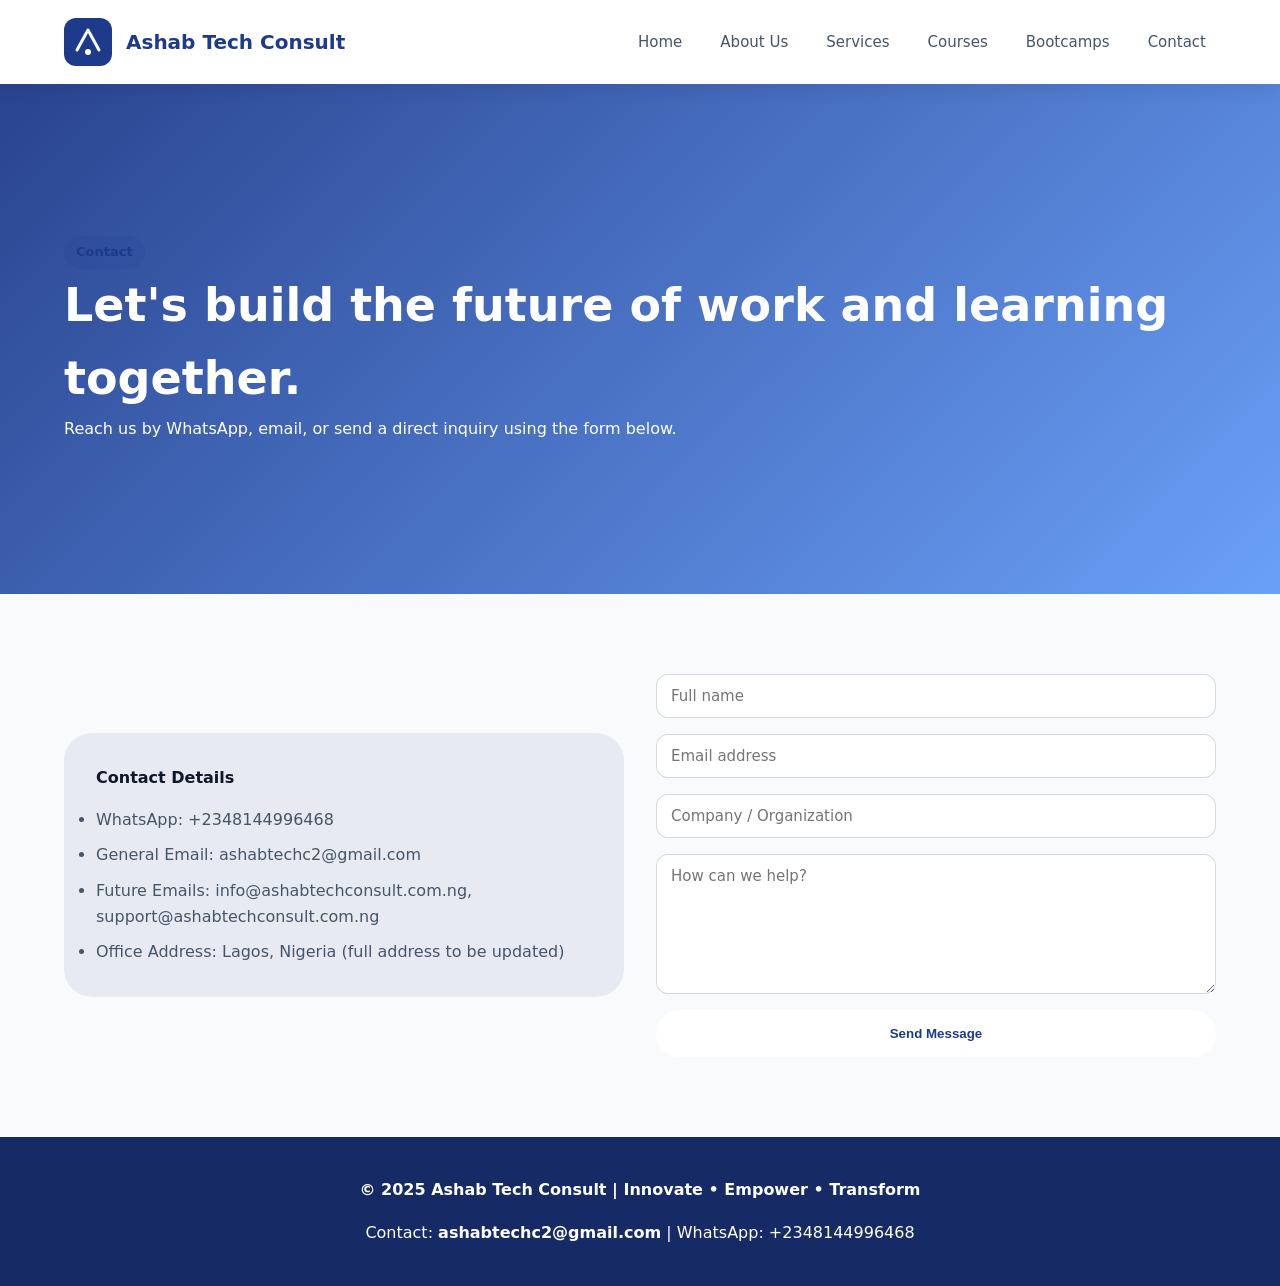
<file: contact.html>
<!DOCTYPE html>
<html lang="en">
  <head>
    <meta charset="UTF-8" />
    <meta name="viewport" content="width=device-width, initial-scale=1.0" />
    <title>Contact Us | Ashab Tech Consult</title>
    <meta
      name="description"
      content="Contact Ashab Tech Consult via WhatsApp, email, or visit our office for tech training, consultancy, and AI CV tools."
    />
    <link rel="stylesheet" href="assets/css/styles.css" />
  </head>
  <body>
    <header>
      <nav class="navbar">
        <div class="brand">
          <img src="assets/images/logo-placeholder.svg" alt="Ashab Tech Consult logo placeholder" />
          <h1>Ashab Tech Consult</h1>
        </div>
        <div class="nav-links">
          <a href="index.html">Home</a>
          <a href="about.html">About Us</a>
          <a href="services.html">Services</a>
          <a href="courses.html">Courses</a>
          <a href="bootcamps.html">Bootcamps</a>
          <a href="contact.html">Contact</a>
        </div>
      </nav>
    </header>

    <section class="sub-hero">
      <div class="section">
        <span class="badge">Contact</span>
        <h2>Let's build the future of work and learning together.</h2>
        <p>Reach us by WhatsApp, email, or send a direct inquiry using the form below.</p>
      </div>
    </section>

    <section class="section">
      <div class="two-column">
        <div class="highlight">
          <h4>Contact Details</h4>
          <ul class="list">
            <li>WhatsApp: <a href="https://wa.me/2348144996468">+2348144996468</a></li>
            <li>General Email: <a href="mailto:ashabtechc2@gmail.com">ashabtechc2@gmail.com</a></li>
            <li>Future Emails: info@ashabtechconsult.com.ng, support@ashabtechconsult.com.ng</li>
            <li>Office Address: Lagos, Nigeria (full address to be updated)</li>
          </ul>
        </div>
        <form class="form">
          <input type="text" name="name" placeholder="Full name" required />
          <input type="email" name="email" placeholder="Email address" required />
          <input type="text" name="company" placeholder="Company / Organization" />
          <textarea name="message" placeholder="How can we help?" required></textarea>
          <button class="button primary" type="submit">Send Message</button>
        </form>
      </div>
    </section>

    <footer class="footer">
      <div class="footer-content">
        <strong>© 2025 Ashab Tech Consult | Innovate • Empower • Transform</strong>
        <span>Contact: <a href="mailto:ashabtechc2@gmail.com">ashabtechc2@gmail.com</a> | WhatsApp: +2348144996468</span>
      </div>
    </footer>
  </body>
</html>
</file>
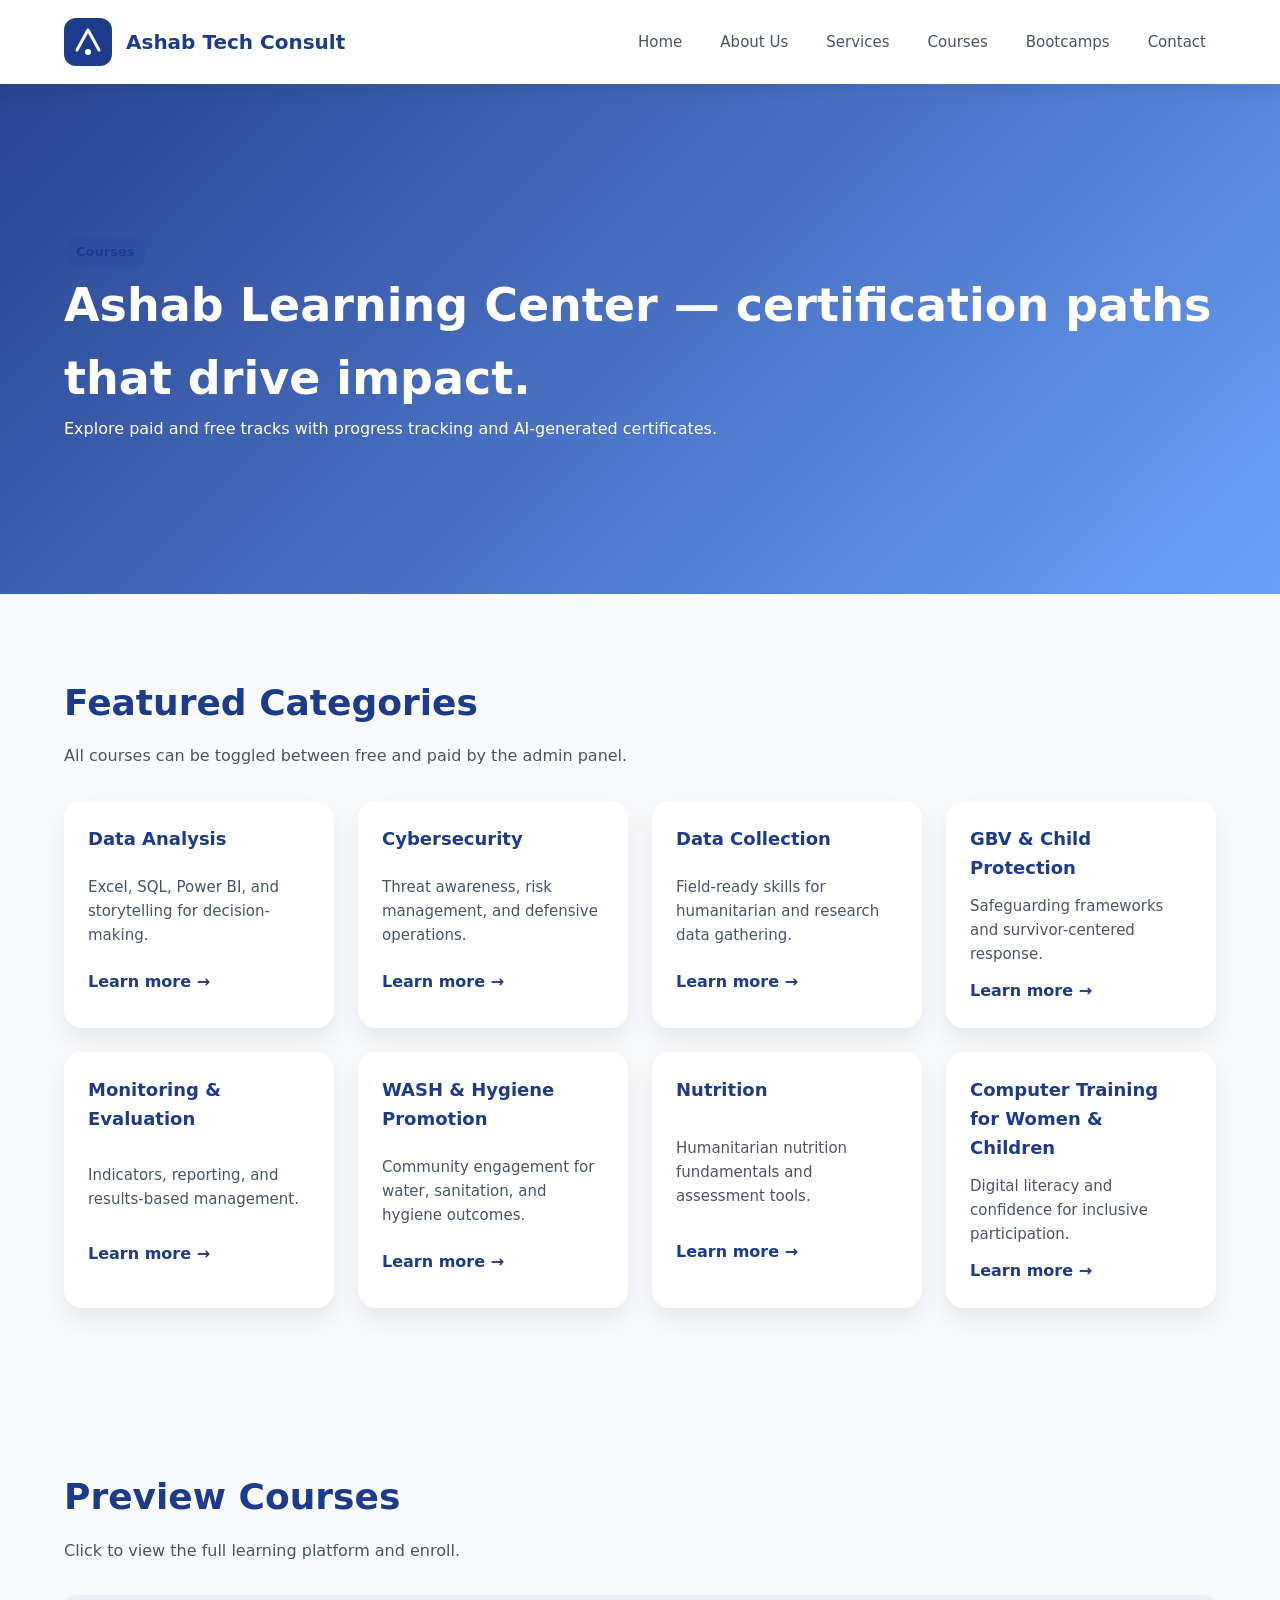
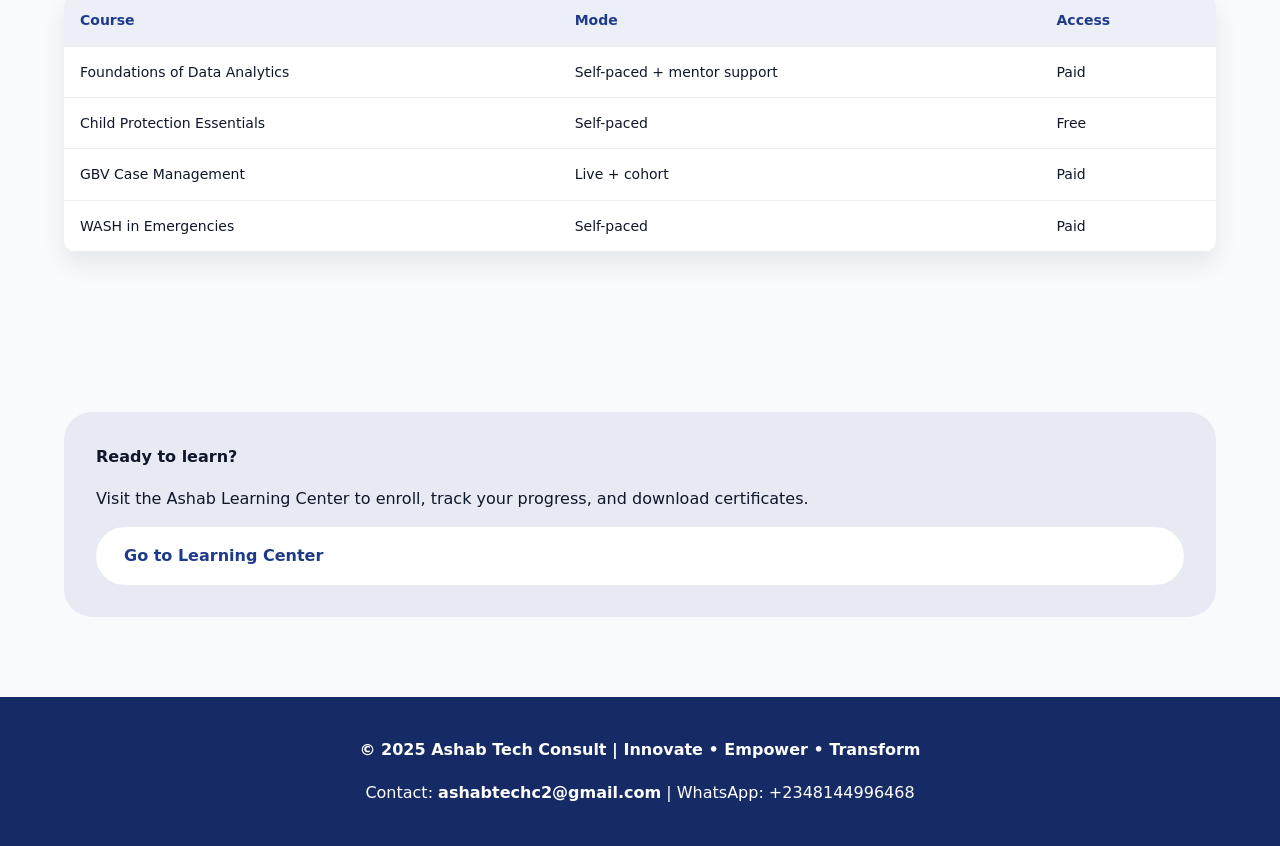
<file: courses.html>
<!DOCTYPE html>
<html lang="en">
  <head>
    <meta charset="UTF-8" />
    <meta name="viewport" content="width=device-width, initial-scale=1.0" />
    <title>Courses | Ashab Learning Center</title>
    <meta
      name="description"
      content="Preview Ashab Tech Consult's online courses across data, cybersecurity, and humanitarian certifications."
    />
    <link rel="stylesheet" href="assets/css/styles.css" />
  </head>
  <body>
    <header>
      <nav class="navbar">
        <div class="brand">
          <img src="assets/images/logo-placeholder.svg" alt="Ashab Tech Consult logo placeholder" />
          <h1>Ashab Tech Consult</h1>
        </div>
        <div class="nav-links">
          <a href="index.html">Home</a>
          <a href="about.html">About Us</a>
          <a href="services.html">Services</a>
          <a href="courses.html">Courses</a>
          <a href="bootcamps.html">Bootcamps</a>
          <a href="contact.html">Contact</a>
        </div>
      </nav>
    </header>

    <section class="sub-hero">
      <div class="section">
        <span class="badge">Courses</span>
        <h2>Ashab Learning Center — certification paths that drive impact.</h2>
        <p>Explore paid and free tracks with progress tracking and AI-generated certificates.</p>
      </div>
    </section>

    <section class="section">
      <div class="section-header">
        <h3>Featured Categories</h3>
        <p>All courses can be toggled between free and paid by the admin panel.</p>
      </div>
      <div class="card-grid">
        <div class="card">
          <h4>Data Analysis</h4>
          <p>Excel, SQL, Power BI, and storytelling for decision-making.</p>
          <a href="learn/index.html">Learn more →</a>
        </div>
        <div class="card">
          <h4>Cybersecurity</h4>
          <p>Threat awareness, risk management, and defensive operations.</p>
          <a href="learn/index.html">Learn more →</a>
        </div>
        <div class="card">
          <h4>Data Collection</h4>
          <p>Field-ready skills for humanitarian and research data gathering.</p>
          <a href="learn/index.html">Learn more →</a>
        </div>
        <div class="card">
          <h4>GBV & Child Protection</h4>
          <p>Safeguarding frameworks and survivor-centered response.</p>
          <a href="learn/index.html">Learn more →</a>
        </div>
        <div class="card">
          <h4>Monitoring & Evaluation</h4>
          <p>Indicators, reporting, and results-based management.</p>
          <a href="learn/index.html">Learn more →</a>
        </div>
        <div class="card">
          <h4>WASH & Hygiene Promotion</h4>
          <p>Community engagement for water, sanitation, and hygiene outcomes.</p>
          <a href="learn/index.html">Learn more →</a>
        </div>
        <div class="card">
          <h4>Nutrition</h4>
          <p>Humanitarian nutrition fundamentals and assessment tools.</p>
          <a href="learn/index.html">Learn more →</a>
        </div>
        <div class="card">
          <h4>Computer Training for Women & Children</h4>
          <p>Digital literacy and confidence for inclusive participation.</p>
          <a href="learn/index.html">Learn more →</a>
        </div>
      </div>
    </section>

    <section class="section">
      <div class="section-header">
        <h3>Preview Courses</h3>
        <p>Click to view the full learning platform and enroll.</p>
      </div>
      <table class="table">
        <thead>
          <tr>
            <th>Course</th>
            <th>Mode</th>
            <th>Access</th>
          </tr>
        </thead>
        <tbody>
          <tr>
            <td>Foundations of Data Analytics</td>
            <td>Self-paced + mentor support</td>
            <td>Paid</td>
          </tr>
          <tr>
            <td>Child Protection Essentials</td>
            <td>Self-paced</td>
            <td>Free</td>
          </tr>
          <tr>
            <td>GBV Case Management</td>
            <td>Live + cohort</td>
            <td>Paid</td>
          </tr>
          <tr>
            <td>WASH in Emergencies</td>
            <td>Self-paced</td>
            <td>Paid</td>
          </tr>
        </tbody>
      </table>
    </section>

    <section class="section">
      <div class="highlight">
        <h4>Ready to learn?</h4>
        <p>Visit the Ashab Learning Center to enroll, track your progress, and download certificates.</p>
        <a class="button primary" href="learn/index.html">Go to Learning Center</a>
      </div>
    </section>

    <footer class="footer">
      <div class="footer-content">
        <strong>© 2025 Ashab Tech Consult | Innovate • Empower • Transform</strong>
        <span>Contact: <a href="mailto:ashabtechc2@gmail.com">ashabtechc2@gmail.com</a> | WhatsApp: +2348144996468</span>
      </div>
    </footer>
  </body>
</html>
</file>
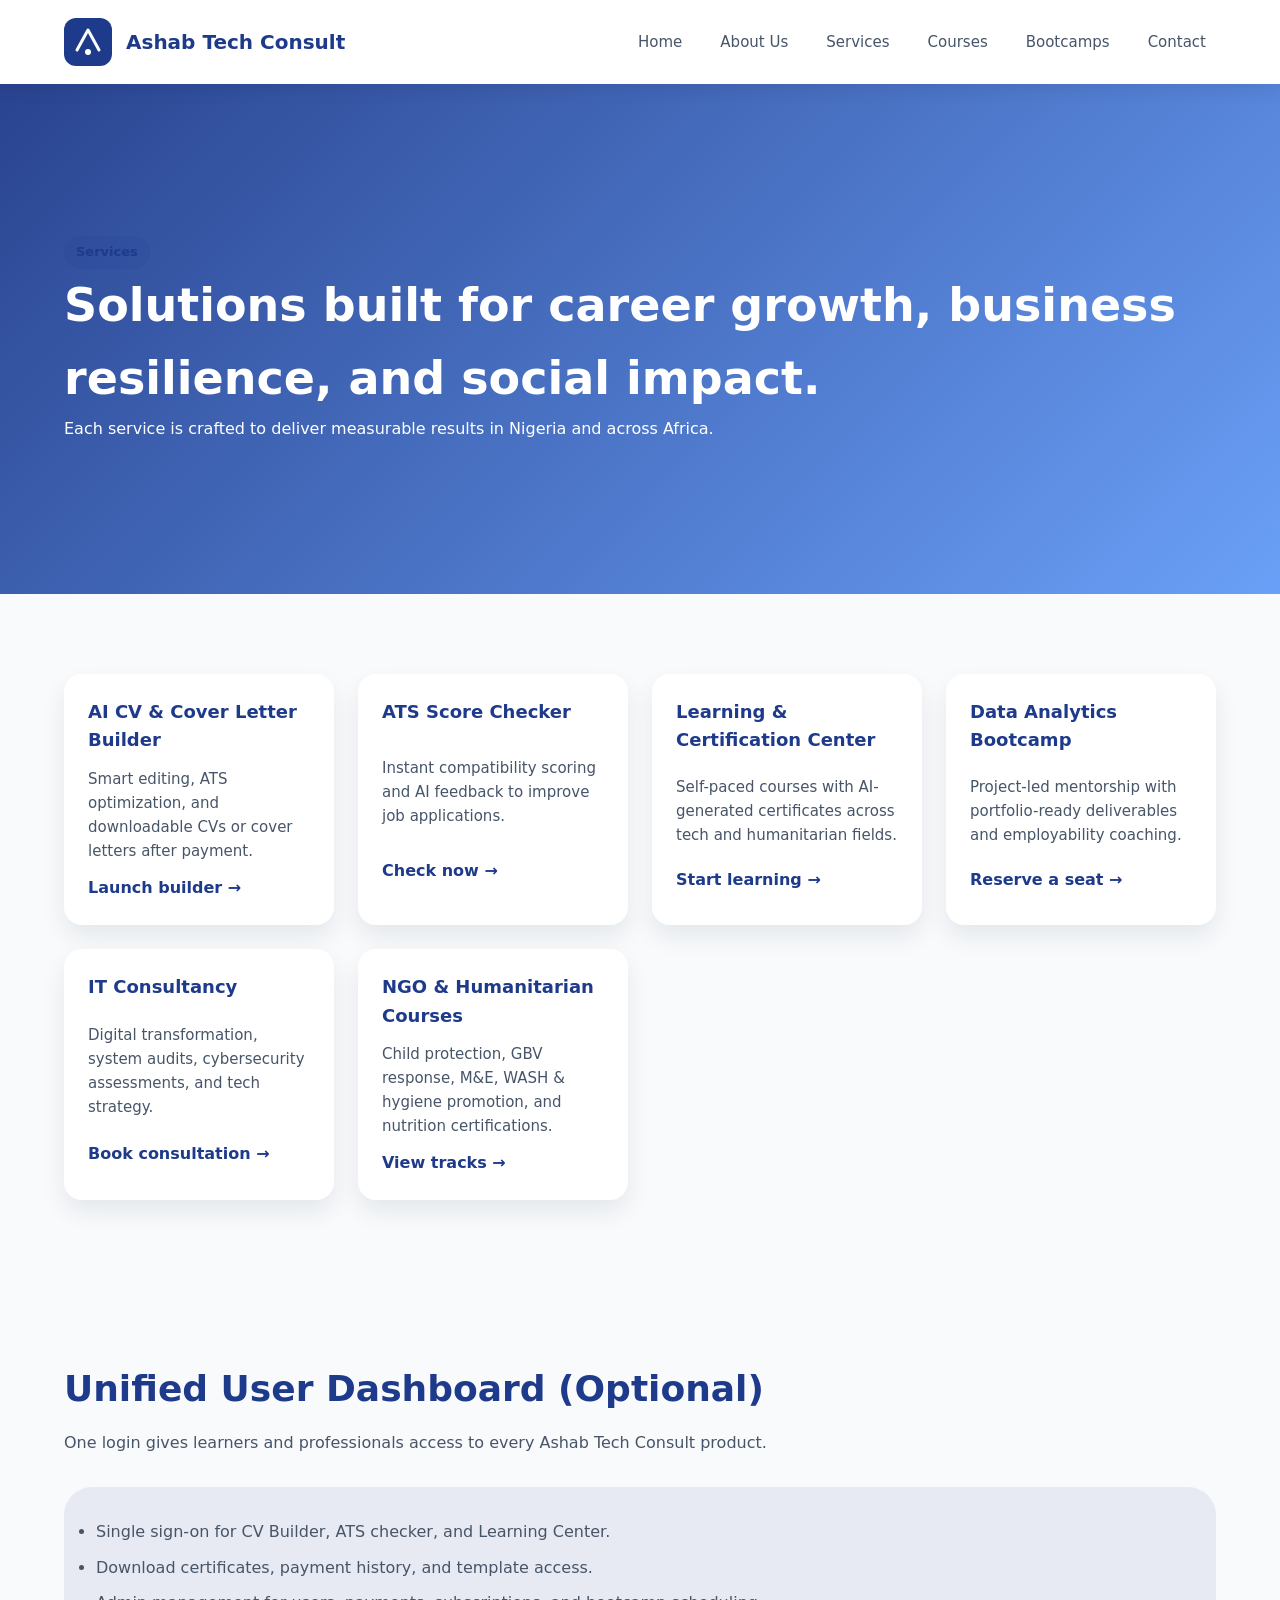
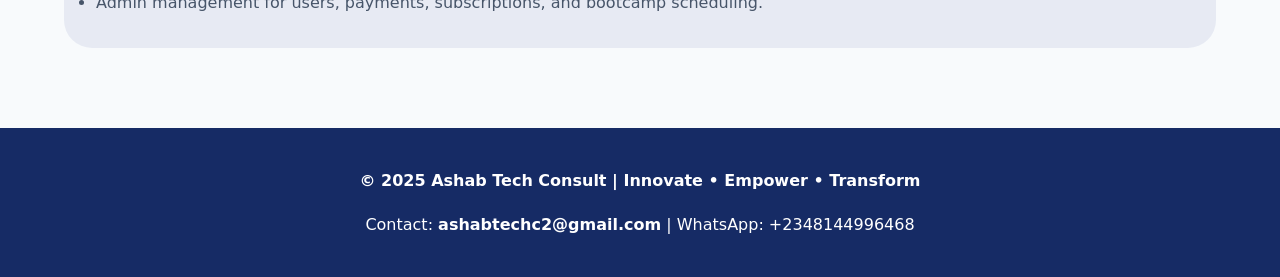
<file: services.html>
<!DOCTYPE html>
<html lang="en">
  <head>
    <meta charset="UTF-8" />
    <meta name="viewport" content="width=device-width, initial-scale=1.0" />
    <title>Our Services | Ashab Tech Consult</title>
    <meta
      name="description"
      content="Explore Ashab Tech Consult's services including AI CV tools, ATS scoring, tech training, data analytics bootcamps, and IT consultancy."
    />
    <link rel="stylesheet" href="assets/css/styles.css" />
  </head>
  <body>
    <header>
      <nav class="navbar">
        <div class="brand">
          <img src="assets/images/logo-placeholder.svg" alt="Ashab Tech Consult logo placeholder" />
          <h1>Ashab Tech Consult</h1>
        </div>
        <div class="nav-links">
          <a href="index.html">Home</a>
          <a href="about.html">About Us</a>
          <a href="services.html">Services</a>
          <a href="courses.html">Courses</a>
          <a href="bootcamps.html">Bootcamps</a>
          <a href="contact.html">Contact</a>
        </div>
      </nav>
    </header>

    <section class="sub-hero">
      <div class="section">
        <span class="badge">Services</span>
        <h2>Solutions built for career growth, business resilience, and social impact.</h2>
        <p>Each service is crafted to deliver measurable results in Nigeria and across Africa.</p>
      </div>
    </section>

    <section class="section">
      <div class="card-grid">
        <div class="card">
          <h4>AI CV & Cover Letter Builder</h4>
          <p>Smart editing, ATS optimization, and downloadable CVs or cover letters after payment.</p>
          <a href="cv/index.html">Launch builder →</a>
        </div>
        <div class="card">
          <h4>ATS Score Checker</h4>
          <p>Instant compatibility scoring and AI feedback to improve job applications.</p>
          <a href="ats/index.html">Check now →</a>
        </div>
        <div class="card">
          <h4>Learning & Certification Center</h4>
          <p>Self-paced courses with AI-generated certificates across tech and humanitarian fields.</p>
          <a href="learn/index.html">Start learning →</a>
        </div>
        <div class="card">
          <h4>Data Analytics Bootcamp</h4>
          <p>Project-led mentorship with portfolio-ready deliverables and employability coaching.</p>
          <a href="bootcamps.html">Reserve a seat →</a>
        </div>
        <div class="card">
          <h4>IT Consultancy</h4>
          <p>Digital transformation, system audits, cybersecurity assessments, and tech strategy.</p>
          <a href="contact.html">Book consultation →</a>
        </div>
        <div class="card">
          <h4>NGO & Humanitarian Courses</h4>
          <p>Child protection, GBV response, M&amp;E, WASH & hygiene promotion, and nutrition certifications.</p>
          <a href="courses.html">View tracks →</a>
        </div>
      </div>
    </section>

    <section class="section">
      <div class="section-header">
        <h3>Unified User Dashboard (Optional)</h3>
        <p>One login gives learners and professionals access to every Ashab Tech Consult product.</p>
      </div>
      <div class="highlight">
        <ul class="list">
          <li>Single sign-on for CV Builder, ATS checker, and Learning Center.</li>
          <li>Download certificates, payment history, and template access.</li>
          <li>Admin management for users, payments, subscriptions, and bootcamp scheduling.</li>
        </ul>
      </div>
    </section>

    <footer class="footer">
      <div class="footer-content">
        <strong>© 2025 Ashab Tech Consult | Innovate • Empower • Transform</strong>
        <span>Contact: <a href="mailto:ashabtechc2@gmail.com">ashabtechc2@gmail.com</a> | WhatsApp: +2348144996468</span>
      </div>
    </footer>
  </body>
</html>
</file>
<file: assets/css/styles.css>
:root {
  color-scheme: light;
  --brand-blue: #1e3a8a;
  --brand-blue-dark: #162b65;
  --accent-white: #ffffff;
  --text-dark: #0f172a;
  --text-muted: #475569;
  --bg-light: #f8fafc;
  --shadow-soft: 0 20px 40px rgba(15, 23, 42, 0.12);
  --shadow-card: 0 12px 24px rgba(15, 23, 42, 0.08);
  --radius-lg: 28px;
  --radius-md: 18px;
  --radius-sm: 12px;
}

* {
  box-sizing: border-box;
  margin: 0;
  padding: 0;
}

body {
  font-family: "Inter", "Segoe UI", system-ui, -apple-system, sans-serif;
  color: var(--text-dark);
  background: var(--bg-light);
  line-height: 1.6;
}

img {
  max-width: 100%;
  display: block;
}

a {
  color: inherit;
  text-decoration: none;
}

header {
  background: var(--accent-white);
  position: sticky;
  top: 0;
  z-index: 10;
  box-shadow: 0 6px 16px rgba(15, 23, 42, 0.08);
}

.navbar {
  max-width: 1200px;
  margin: 0 auto;
  padding: 18px 24px;
  display: flex;
  align-items: center;
  justify-content: space-between;
  gap: 24px;
}

.brand {
  display: flex;
  align-items: center;
  gap: 14px;
}

.brand img {
  width: 48px;
  height: 48px;
}

.brand h1 {
  font-size: 20px;
  font-weight: 700;
  color: var(--brand-blue);
}

.nav-links {
  display: flex;
  gap: 18px;
  flex-wrap: wrap;
  font-size: 15px;
  color: var(--text-muted);
}

.nav-links a {
  padding: 6px 10px;
  border-radius: 999px;
  transition: all 0.2s ease;
}

.nav-links a:hover,
.nav-links a:focus {
  background: rgba(30, 58, 138, 0.12);
  color: var(--brand-blue);
}

.hero {
  background: linear-gradient(120deg, rgba(30, 58, 138, 0.92), rgba(30, 58, 138, 0.7)),
    url("https://images.unsplash.com/photo-1553877522-43269d4ea984?auto=format&fit=crop&w=1500&q=80") center/cover;
  color: var(--accent-white);
  padding: 96px 24px 120px;
}

.hero-content {
  max-width: 1100px;
  margin: 0 auto;
  display: grid;
  gap: 32px;
}

.hero h2 {
  font-size: clamp(32px, 5vw, 56px);
  font-weight: 700;
  line-height: 1.1;
}

.hero p {
  font-size: 18px;
  max-width: 720px;
}

.hero-cta {
  display: flex;
  gap: 16px;
  flex-wrap: wrap;
}

.button {
  padding: 14px 26px;
  border-radius: 999px;
  font-weight: 600;
  border: 2px solid transparent;
  transition: all 0.2s ease;
  display: inline-flex;
  align-items: center;
  gap: 8px;
}

.button.primary {
  background: var(--accent-white);
  color: var(--brand-blue);
}

.button.primary:hover {
  background: rgba(255, 255, 255, 0.9);
}

.button.secondary {
  background: transparent;
  border-color: var(--accent-white);
  color: var(--accent-white);
}

.button.secondary:hover {
  background: rgba(255, 255, 255, 0.12);
}

.section {
  max-width: 1200px;
  margin: 0 auto;
  padding: 80px 24px;
}

.section-header {
  display: grid;
  gap: 12px;
  margin-bottom: 32px;
}

.section-header h3 {
  font-size: clamp(24px, 3vw, 36px);
  color: var(--brand-blue);
}

.section-header p {
  color: var(--text-muted);
  max-width: 720px;
}

.card-grid {
  display: grid;
  grid-template-columns: repeat(auto-fit, minmax(260px, 1fr));
  gap: 24px;
}

.card {
  background: var(--accent-white);
  border-radius: var(--radius-md);
  padding: 24px;
  box-shadow: var(--shadow-card);
  display: grid;
  gap: 12px;
}

.card h4 {
  color: var(--brand-blue);
  font-size: 18px;
}

.card p {
  color: var(--text-muted);
  font-size: 15px;
}

.card a {
  font-weight: 600;
  color: var(--brand-blue);
}

.highlight {
  background: rgba(30, 58, 138, 0.08);
  border-radius: var(--radius-lg);
  padding: 32px;
  display: grid;
  gap: 16px;
}

.two-column {
  display: grid;
  grid-template-columns: repeat(auto-fit, minmax(280px, 1fr));
  gap: 32px;
  align-items: center;
}

.stat-grid {
  display: grid;
  grid-template-columns: repeat(auto-fit, minmax(180px, 1fr));
  gap: 16px;
}

.stat {
  background: var(--accent-white);
  border-radius: var(--radius-sm);
  padding: 20px;
  text-align: center;
  box-shadow: var(--shadow-card);
}

.stat span {
  display: block;
  font-size: 28px;
  font-weight: 700;
  color: var(--brand-blue);
}

.timeline {
  display: grid;
  gap: 16px;
}

.timeline-item {
  background: var(--accent-white);
  border-radius: var(--radius-sm);
  padding: 18px 20px;
  border-left: 4px solid var(--brand-blue);
}

.badge {
  display: inline-flex;
  align-items: center;
  gap: 6px;
  padding: 6px 12px;
  border-radius: 999px;
  background: rgba(30, 58, 138, 0.12);
  color: var(--brand-blue);
  font-weight: 600;
  font-size: 13px;
}

.form {
  display: grid;
  gap: 16px;
}

.form input,
.form select,
.form textarea {
  width: 100%;
  padding: 12px 14px;
  border-radius: 12px;
  border: 1px solid rgba(148, 163, 184, 0.4);
  font-family: inherit;
  font-size: 15px;
}

.form textarea {
  min-height: 140px;
  resize: vertical;
}

.form .button {
  justify-content: center;
}

.footer {
  background: var(--brand-blue-dark);
  color: var(--accent-white);
  padding: 40px 24px;
}

.footer-content {
  max-width: 1200px;
  margin: 0 auto;
  display: grid;
  gap: 18px;
  text-align: center;
}

.footer a {
  color: var(--accent-white);
  font-weight: 600;
}

.sub-hero {
  background: linear-gradient(135deg, rgba(30, 58, 138, 0.95), rgba(59, 130, 246, 0.75));
  color: var(--accent-white);
  padding: 72px 24px;
}

.sub-hero h2 {
  font-size: clamp(28px, 4vw, 46px);
}

.list {
  display: grid;
  gap: 10px;
  color: var(--text-muted);
}

.tag-grid {
  display: flex;
  gap: 10px;
  flex-wrap: wrap;
}

.tag {
  background: var(--accent-white);
  border: 1px solid rgba(30, 58, 138, 0.2);
  color: var(--brand-blue);
  border-radius: 999px;
  padding: 6px 12px;
  font-size: 13px;
  font-weight: 600;
}

.progress-circle {
  width: 160px;
  height: 160px;
  border-radius: 50%;
  background: conic-gradient(var(--brand-blue) 78%, rgba(148, 163, 184, 0.3) 0);
  display: grid;
  place-items: center;
  font-weight: 700;
  color: var(--brand-blue);
  margin: 0 auto;
}

.progress-circle span {
  font-size: 28px;
}

.table {
  width: 100%;
  border-collapse: collapse;
  background: var(--accent-white);
  border-radius: var(--radius-sm);
  overflow: hidden;
  box-shadow: var(--shadow-card);
}

.table th,
.table td {
  text-align: left;
  padding: 14px 16px;
  border-bottom: 1px solid rgba(148, 163, 184, 0.2);
  font-size: 14px;
}

.table th {
  color: var(--brand-blue);
  font-weight: 700;
  background: rgba(30, 58, 138, 0.08);
}

@media (max-width: 900px) {
  .navbar {
    flex-direction: column;
    align-items: flex-start;
  }

  .hero {
    padding: 72px 20px 96px;
  }
}

@media (max-width: 640px) {
  .nav-links {
    flex-direction: column;
    align-items: flex-start;
    width: 100%;
  }

  .hero-cta {
    flex-direction: column;
    align-items: flex-start;
  }
}
</file>
